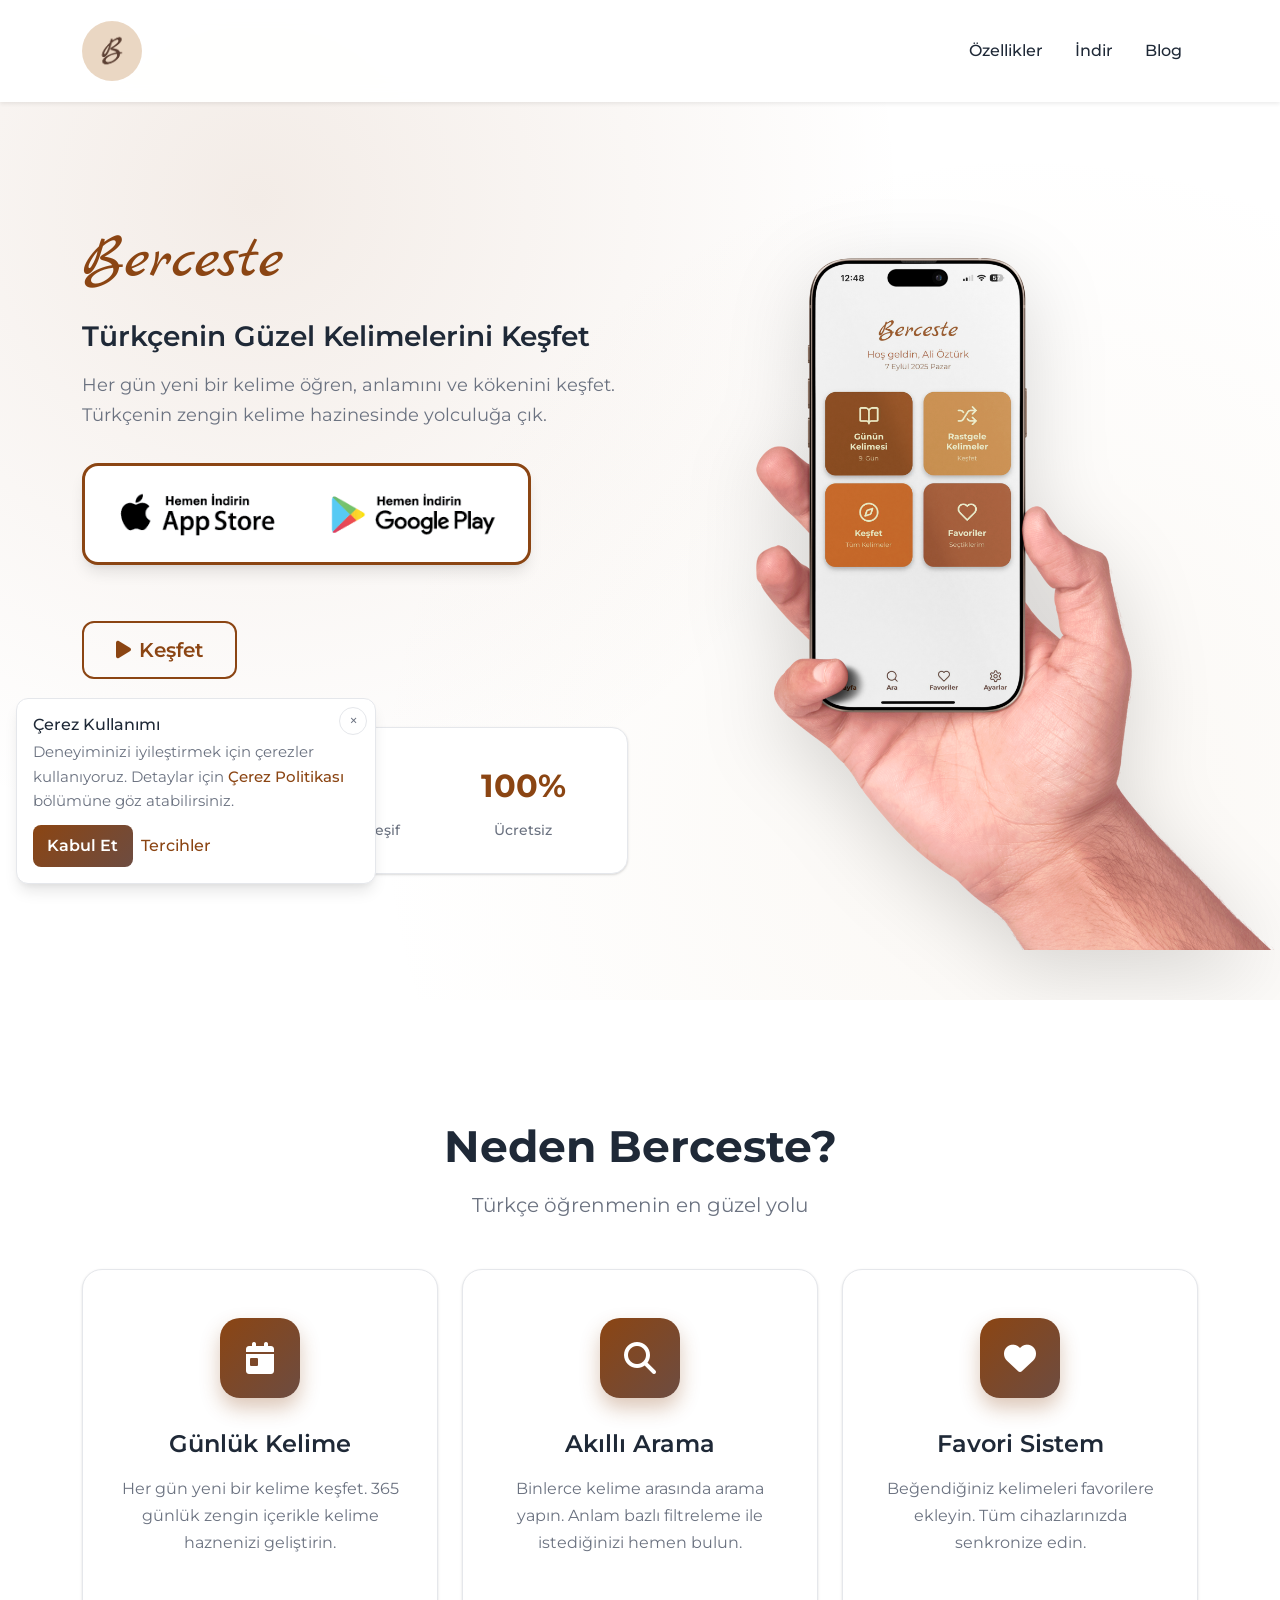
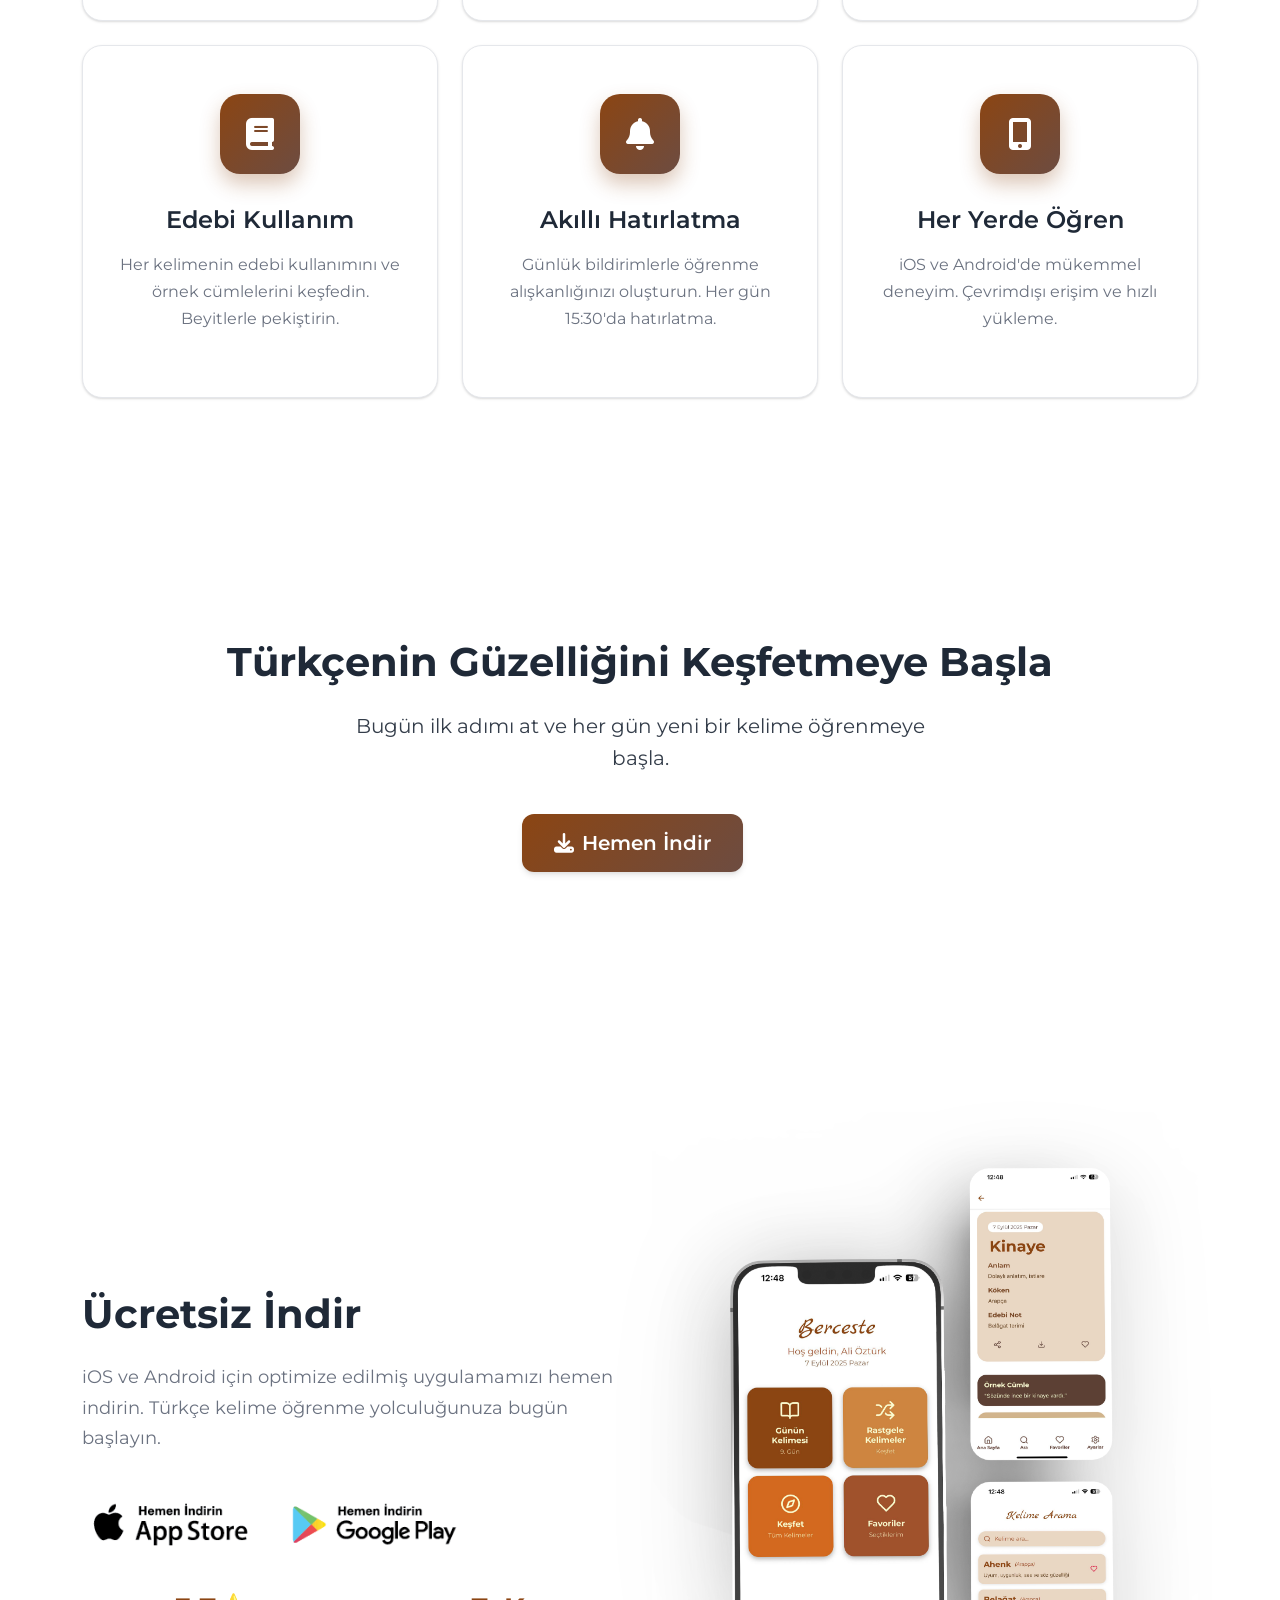
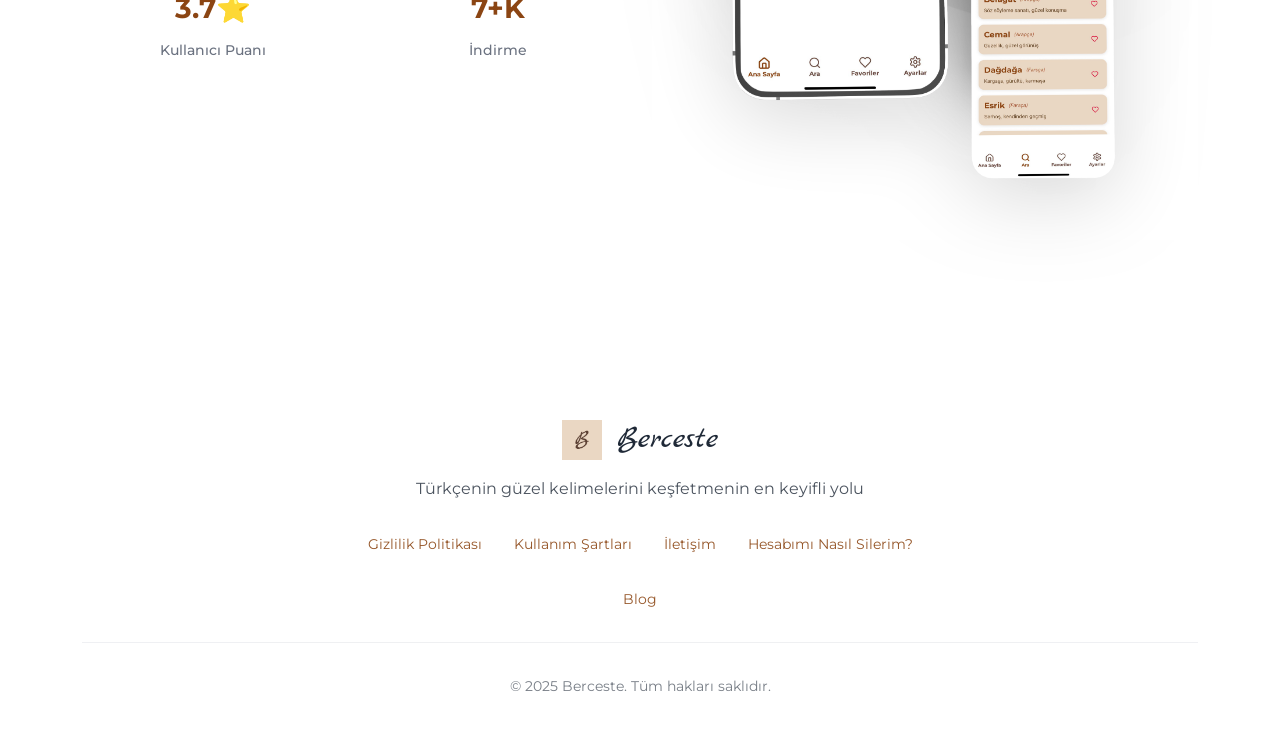
<file: index.html>
<!DOCTYPE html>
<html lang="tr">
<head>
    <meta charset="UTF-8">
    <meta name="viewport" content="width=device-width, initial-scale=1.0">
    <title>Berceste - Türkçenin Güzel Kelimelerini Keşfet</title>
    
    <!-- Bootstrap CSS -->
    <link href="https://cdn.jsdelivr.net/npm/bootstrap@5.3.2/dist/css/bootstrap.min.css" rel="stylesheet">
    <link rel="icon" type="image/png" href="public/images/bfavicon.png">
    <link rel="shortcut icon" type="image/png" href="public/images/bfavicon.png">
    
    <!-- Google Fonts -->
    <link rel="preconnect" href="https://fonts.googleapis.com">
    <link rel="preconnect" href="https://fonts.gstatic.com" crossorigin>
    <link href="https://fonts.googleapis.com/css2?family=Montserrat:wght@300;400;500;600;700;800&display=swap" rel="stylesheet">
    <link href="https://fonts.googleapis.com/css2?family=Marck+Script&display=swap" rel="stylesheet">
    
    <!-- Font Awesome -->
    <link rel="stylesheet" href="https://cdnjs.cloudflare.com/ajax/libs/font-awesome/6.4.0/css/all.min.css">
    
    <!-- AOS Animation -->
    <link href="https://unpkg.com/aos@2.3.1/dist/aos.css" rel="stylesheet">
    
    <!-- Custom CSS -->
    <link rel="stylesheet" href="styles.css">
</head>
<body>
    <!-- Navigation -->
    <nav class="navbar navbar-expand-lg navbar-light bg-white fixed-top shadow-sm">
        <div class="container">
            <a class="navbar-brand" href="index.html">
                <img src="public/images/berceste_logo.png" alt="Berceste Logo" class="navbar-logo">
            </a>
            <button class="navbar-toggler border-0" type="button" data-bs-toggle="collapse" data-bs-target="#navbarNav">
                <span class="navbar-toggler-icon"></span>
            </button>
            <div class="collapse navbar-collapse" id="navbarNav">
                <ul class="navbar-nav ms-auto">
                    <li class="nav-item">
                        <a class="nav-link" href="#features">Özellikler</a>
                    </li>
                    <li class="nav-item">
                        <a class="nav-link" href="#download">İndir</a>
                    </li>
                    <li class="nav-item">
                        <a class="nav-link" href="pages/blog.html">Blog</a>
                    </li>
                </ul>
            </div>
        </div>
    </nav>

    <!-- Hero Section -->
    <section class="hero-section">
        <div class="container">
            <div class="row align-items-center min-vh-100">
                <div class="col-lg-6" data-aos="fade-right">
                    <div class="hero-content">
                        <h1 class="hero-title">
                            <span class="brand-text-large">Berceste</span>
                        </h1>
                        <h2 class="hero-subtitle">Türkçenin Güzel Kelimelerini Keşfet</h2>
                        <p class="hero-description">
                            Her gün yeni bir kelime öğren, anlamını ve kökenini keşfet. 
                            Türkçenin zengin kelime hazinesinde yolculuğa çık.
                        </p>
                        <div class="hero-buttons">
                            <div class="download-badges">
                                <a href="#" class="download-badge btn-outline-primary">
                                    <img src="public/images/appstore.png" alt="App Store'dan İndir" class="store-badge">
                                </a>
                                <a href="#" class="download-badge btn-outline-primary">
                                    <img src="public/images/googleplay.png" alt="Google Play'den İndir" class="store-badge">
                                </a>
                            </div>
                            <div class="mt-4">
                                <a href="#features" class="btn btn-outline-primary btn-lg">
                                    <i class="fas fa-play me-2"></i>Keşfet
                                </a>
                            </div>
                        </div>
                        <div class="hero-stats mt-4">
                            <div class="row text-center">
                                <div class="col-4">
                                    <div class="stat-number">365</div>
                                    <div class="stat-label">Günlük Kelime</div>
                                </div>
                                <div class="col-4">
                                    <div class="stat-number">∞</div>
                                    <div class="stat-label">Sınırsız Keşif</div>
                                </div>
                                <div class="col-4">
                                    <div class="stat-number">100%</div>
                                    <div class="stat-label">Ücretsiz</div>
                                </div>
                            </div>
                        </div>
                    </div>
                </div>
                <div class="col-lg-6" data-aos="fade-left">
                    <div class="hero-image text-center">
                        <img src="public/images/b_mockup.png" alt="Berceste Uygulama Ekranı" class="hero-mockup-image">
                    </div>
                </div>
            </div>
        </div>
    </section>

    <!-- Features Section -->
    <section id="features" class="features-section">
        <div class="container">
            <div class="row">
                <div class="col-12 text-center mb-5" data-aos="fade-up">
                    <h2 class="section-title">Neden Berceste?</h2>
                    <p class="section-subtitle">Türkçe öğrenmenin en güzel yolu</p>
                </div>
            </div>
            <div class="row g-4">
                <div class="col-lg-4 col-md-6" data-aos="fade-up" data-aos-delay="100">
                    <div class="feature-card">
                        <div class="feature-icon">
                            <i class="fas fa-calendar-day"></i>
                        </div>
                        <h4 class="feature-title">Günlük Kelime</h4>
                        <p class="feature-description">
                            Her gün yeni bir kelime keşfet. 365 günlük zengin içerikle kelime haznenizi geliştirin.
                        </p>
                    </div>
                </div>
                <div class="col-lg-4 col-md-6" data-aos="fade-up" data-aos-delay="200">
                    <div class="feature-card">
                        <div class="feature-icon">
                            <i class="fas fa-search"></i>
                        </div>
                        <h4 class="feature-title">Akıllı Arama</h4>
                        <p class="feature-description">
                            Binlerce kelime arasında arama yapın. Anlam bazlı filtreleme ile istediğinizi hemen bulun.
                        </p>
                    </div>
                </div>
                <div class="col-lg-4 col-md-6" data-aos="fade-up" data-aos-delay="300">
                    <div class="feature-card">
                        <div class="feature-icon">
                            <i class="fas fa-heart"></i>
                        </div>
                        <h4 class="feature-title">Favori Sistem</h4>
                        <p class="feature-description">
                            Beğendiğiniz kelimeleri favorilere ekleyin. Tüm cihazlarınızda senkronize edin.
                        </p>
                    </div>
                </div>
                <div class="col-lg-4 col-md-6" data-aos="fade-up" data-aos-delay="400">
                    <div class="feature-card">
                        <div class="feature-icon">
                            <i class="fas fa-book"></i>
                        </div>
                        <h4 class="feature-title">Edebi Kullanım</h4>
                        <p class="feature-description">
                            Her kelimenin edebi kullanımını ve örnek cümlelerini keşfedin. Beyitlerle pekiştirin.
                        </p>
                    </div>
                </div>
                <div class="col-lg-4 col-md-6" data-aos="fade-up" data-aos-delay="500">
                    <div class="feature-card">
                        <div class="feature-icon">
                            <i class="fas fa-bell"></i>
                        </div>
                        <h4 class="feature-title">Akıllı Hatırlatma</h4>
                        <p class="feature-description">
                            Günlük bildirimlerle öğrenme alışkanlığınızı oluşturun. Her gün 15:30'da hatırlatma.
                        </p>
                    </div>
                </div>
                <div class="col-lg-4 col-md-6" data-aos="fade-up" data-aos-delay="600">
                    <div class="feature-card">
                        <div class="feature-icon">
                            <i class="fas fa-mobile-alt"></i>
                        </div>
                        <h4 class="feature-title">Her Yerde Öğren</h4>
                        <p class="feature-description">
                            iOS ve Android'de mükemmel deneyim. Çevrimdışı erişim ve hızlı yükleme.
                        </p>
                    </div>
                </div>
            </div>
        </div>
    </section>


    <!-- CTA Section -->
    <section class="cta-section">
        <div class="container">
            <div class="row">
                <div class="col-12 text-center" data-aos="fade-up">
                    <div class="cta-content">
                        <h2 class="cta-title">Türkçenin Güzelliğini Keşfetmeye Başla</h2>
                        <p class="cta-description">
                            Bugün ilk adımı at ve her gün yeni bir kelime öğrenmeye başla.
                        </p>
                        <div class="cta-buttons">
                            <a href="#download" class="btn btn-primary btn-lg me-3">
                                <i class="fas fa-download me-2"></i>Hemen İndir
                            </a>
                        </div>
                    </div>
                </div>
            </div>
        </div>
    </section>

    <!-- Download Section -->
    <section id="download" class="download-section">
        <div class="container">
            <div class="row align-items-center">
                <div class="col-lg-6" data-aos="fade-right">
                    <div class="download-content">
                        <h2 class="download-title">Ücretsiz İndir</h2>
                        <p class="download-description">
                            iOS ve Android için optimize edilmiş uygulamamızı hemen indirin. 
                            Türkçe kelime öğrenme yolculuğunuza bugün başlayın.
                        </p>
                        <div class="download-badges">
                            <a href="#" class="download-badge">
                                <img src="public/images/appstore.png" alt="App Store'dan İndir" class="store-badge">
                            </a>
                            <a href="#" class="download-badge">
                                <img src="public/images/googleplay.png" alt="Google Play'den İndir" class="store-badge">
                            </a>
                        </div>
                        <div class="download-stats mt-4">
                            <div class="row">
                                <div class="col-6">
                                    <div class="stat">
                                        <div class="stat-number">4.9⭐</div>
                                        <div class="stat-label">Kullanıcı Puanı</div>
                                    </div>
                                </div>
                                <div class="col-6">
                                    <div class="stat">
                                        <div class="stat-number">10K+</div>
                                        <div class="stat-label">İndirme</div>
                                    </div>
                                </div>
                            </div>
                        </div>
                    </div>
                </div>
                <div class="col-lg-6" data-aos="fade-left">
                    <div class="download-visual text-center">
                        <img src="public/images/phone.png" alt="Berceste Telefon Görseli" class="download-phone-image">
                    </div>
                </div>
            </div>
        </div>
    </section>

    <!-- Footer -->
    <footer class="footer">
        <div class="container">
            <div class="row">
                <div class="col-12 text-center">
                    <div class="footer-content">
                        <div class="footer-brand-container">
                            <img src="public/images/berceste_logo.png" alt="Berceste Logo" class="footer-logo">
                            <h3 class="footer-brand">Berceste</h3>
                        </div>
                        <p class="footer-description">
                            Türkçenin güzel kelimelerini keşfetmenin en keyifli yolu
                        </p>
                        <div class="footer-links">
                            <a href="pages/gizlilik-politikasi.html" class="footer-link">Gizlilik Politikası</a>
                            <a href="pages/kullanim-sartlari.html" class="footer-link">Kullanım Şartları</a>
                            <a href="pages/iletisim.html" class="footer-link">İletişim</a>
                            <a href="pages/hesap-silme.html" class="footer-link">Hesabımı Nasıl Silerim?</a>
                        </div>
                        <div class="footer-links">
                            <a href="pages/blog.html" class="footer-link">Blog</a>
                        </div>
                        <div class="footer-copyright">
                            <p>&copy; 2025 Berceste. Tüm hakları saklıdır.</p>
                        </div>
                    </div>
                </div>
            </div>
        </div>
    </footer>

    <!-- Bootstrap JS -->
    <script src="https://cdn.jsdelivr.net/npm/bootstrap@5.3.2/dist/js/bootstrap.bundle.min.js"></script>
    
    <!-- AOS Animation -->
    <script src="https://unpkg.com/aos@2.3.1/dist/aos.js"></script>
    
    <!-- Custom JS -->
    <script src="script.js"></script>
</body>
</html>
</file>
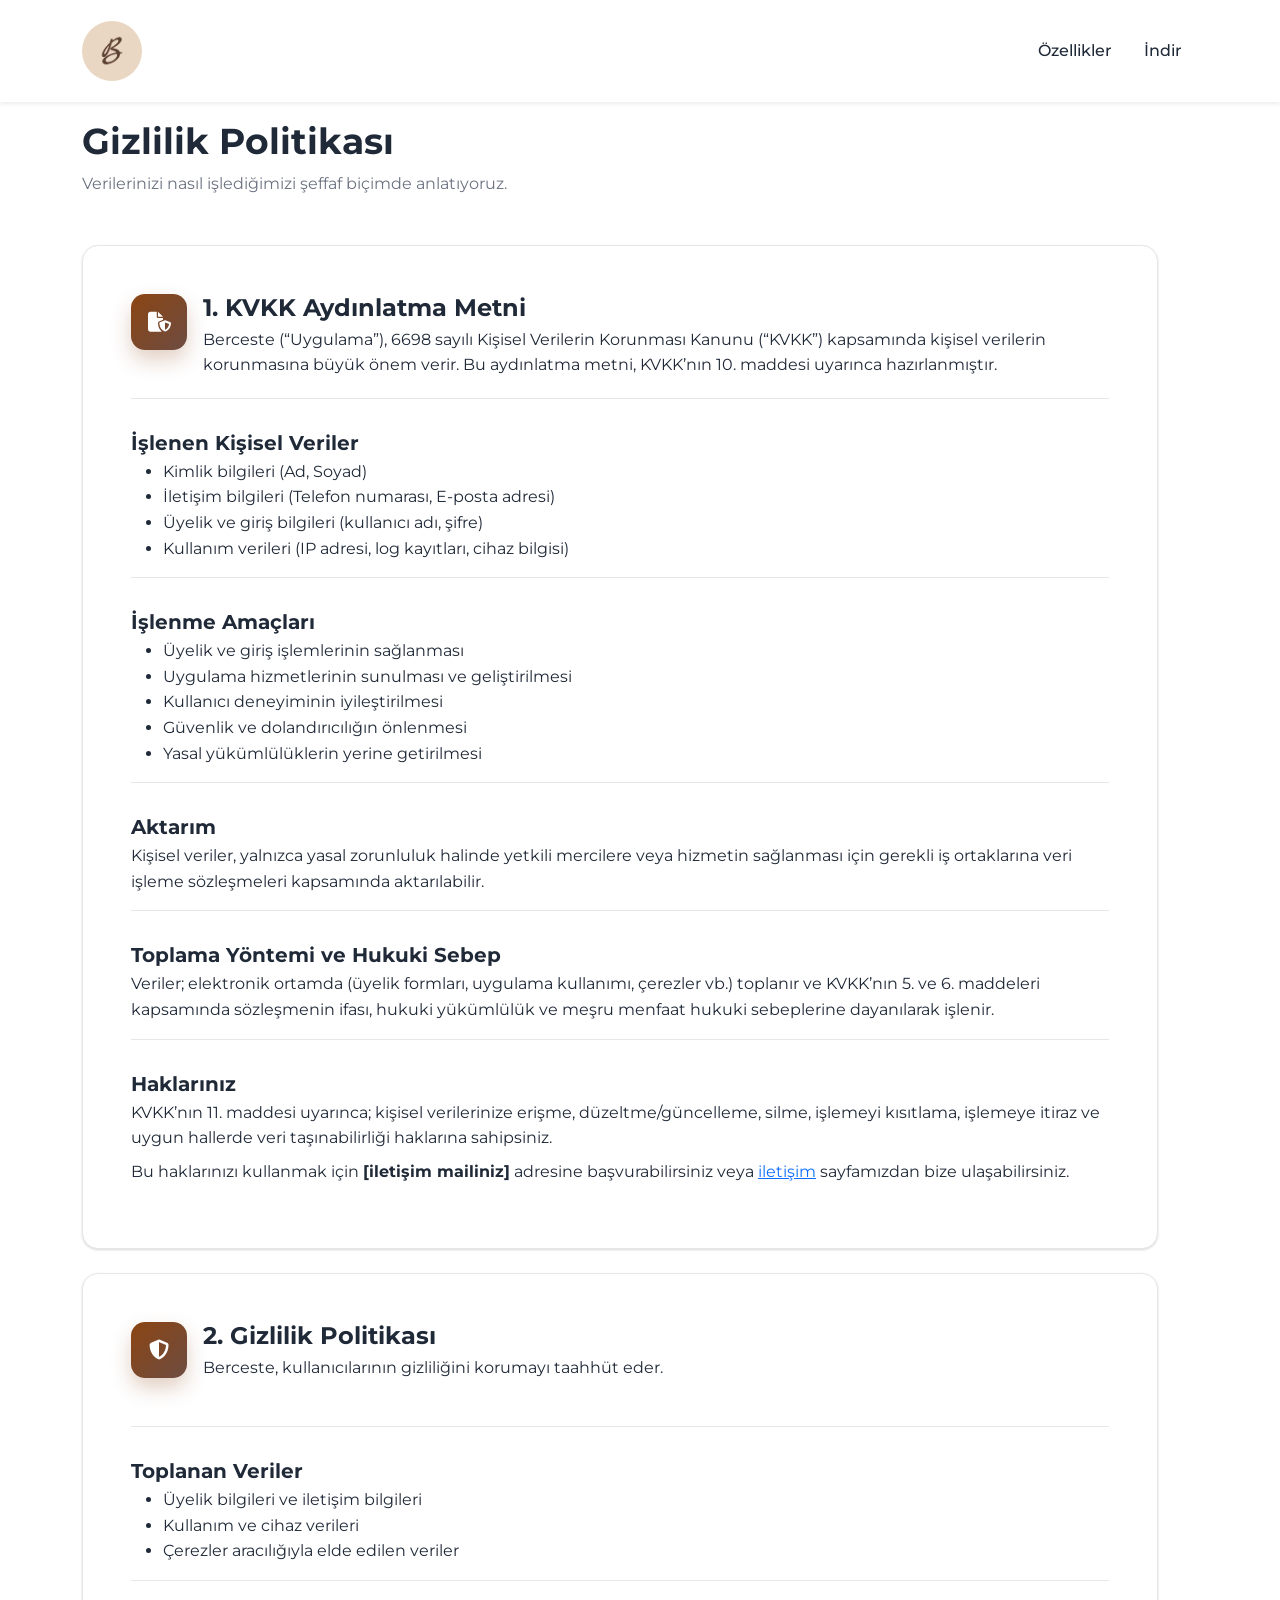
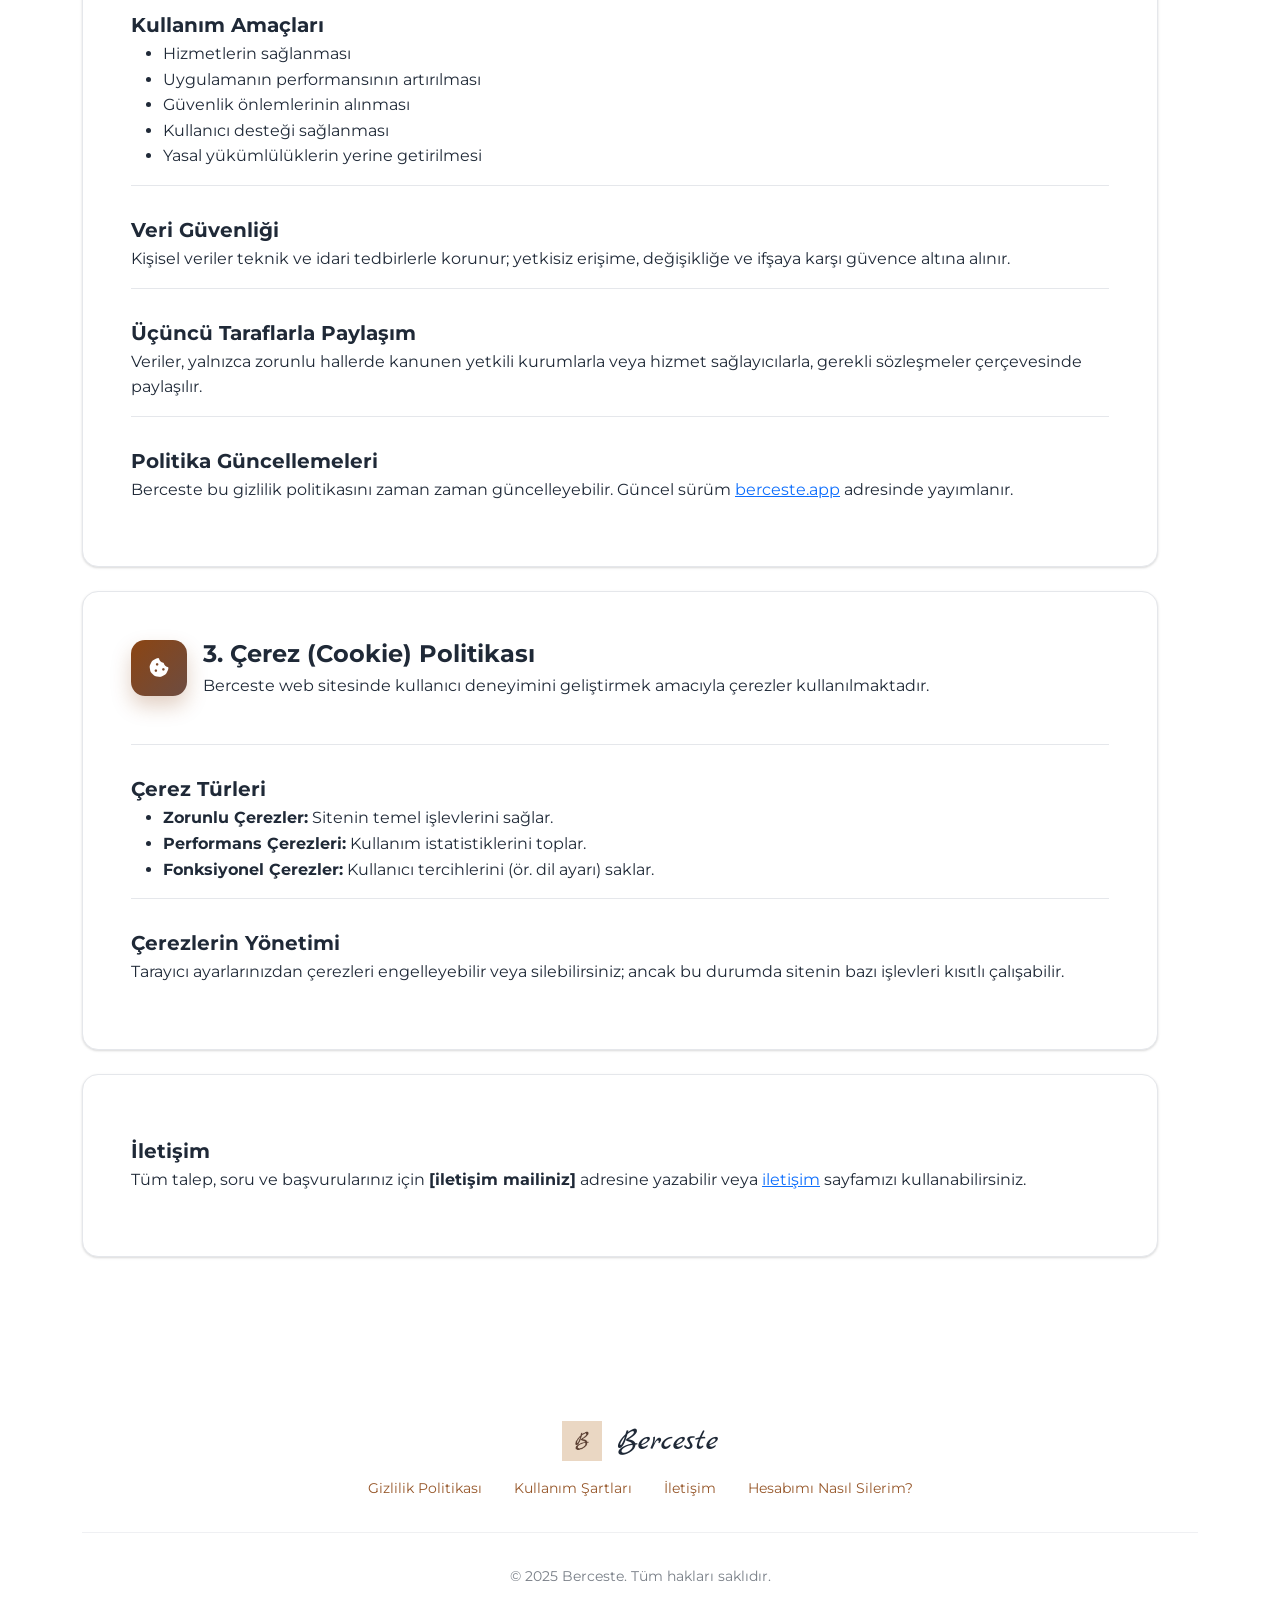
<file: gizlilik-politikasi.html>
<!DOCTYPE html>
<html lang="tr">
<head>
    <meta charset="UTF-8">
    <meta name="viewport" content="width=device-width, initial-scale=1.0">
    <title>Gizlilik Politikası - Berceste</title>
    <link href="https://cdn.jsdelivr.net/npm/bootstrap@5.3.2/dist/css/bootstrap.min.css" rel="stylesheet">
    <link rel="icon" type="image/png" href="public/images/bfavicon.png">
    <link rel="shortcut icon" type="image/png" href="public/images/bfavicon.png">
    <link rel="preconnect" href="https://fonts.googleapis.com">
    <link rel="preconnect" href="https://fonts.gstatic.com" crossorigin>
    <link href="https://fonts.googleapis.com/css2?family=Montserrat:wght@300;400;500;600;700;800&display=swap" rel="stylesheet">
    <link href="https://fonts.googleapis.com/css2?family=Marck+Script&display=swap" rel="stylesheet">
    <link rel="stylesheet" href="https://cdnjs.cloudflare.com/ajax/libs/font-awesome/6.4.0/css/all.min.css">
    <link rel="stylesheet" href="styles.css">
    <style>
        body.page-gizlilik .legal-wrapper { max-width: 1100px; }
        body.page-gizlilik .legal-card { padding: 32px; border: 1px solid var(--border-color); border-radius: 16px; box-shadow: var(--shadow-light); background: var(--background-white); }
        body.page-gizlilik .legal-item { padding: 16px 0; border-bottom: 1px solid var(--border-color); }
        body.page-gizlilik .legal-item:last-of-type { border-bottom: none; }
        body.page-gizlilik .feature-icon { background: linear-gradient(135deg, var(--primary-color), var(--primary-dark)); color: #fff; box-shadow: 0 10px 20px rgba(139, 69, 19, 0.25); }
        body.page-gizlilik header .display-5 { font-size: 2.25rem; }
    </style>
</head>
<body class="page-gizlilik">
    <nav class="navbar navbar-expand-lg navbar-light bg-white fixed-top shadow-sm">
        <div class="container">
            <a class="navbar-brand" href="index.html">
                <img src="public/images/berceste_logo.png" alt="Berceste Logo" class="navbar-logo">
            </a>
            <button class="navbar-toggler border-0" type="button" data-bs-toggle="collapse" data-bs-target="#navbarNav">
                <span class="navbar-toggler-icon"></span>
            </button>
            <div class="collapse navbar-collapse" id="navbarNav">
                <ul class="navbar-nav ms-auto">
                    <li class="nav-item">
                        <a class="nav-link" href="index.html#features">Özellikler</a>
                    </li>
                    <li class="nav-item">
                        <a class="nav-link" href="index.html#download">İndir</a>
                    </li>
                </ul>
            </div>
        </div>
    </nav>

    <header class="py-5" style="padding-top:120px !important; background: var(--background-white);">
        <div class="container">
            <div class="row align-items-center">
                <div class="col-12">
                    <h1 class="display-5 fw-bold mb-2" style="color: var(--text-dark);">Gizlilik Politikası</h1>
                    <p class="mb-0" style="color: var(--text-light);">Verilerinizi nasıl işlediğimizi şeffaf biçimde anlatıyoruz.</p>
                </div>
            </div>
        </div>
    </header>

    <main class="container" style="padding-bottom:80px;">
        <div class="row">
          <div class="col-12 legal-wrapper">
      
            <!-- 1) KVKK Aydınlatma Metni -->
            <div class="p-4 p-md-5 mb-4 legal-card" id="kvkk-aydinlatma-metni">
              <div class="d-flex align-items-start gap-3 mb-3 legal-item" style="padding-top:0;">
                <div class="feature-icon" style="width:56px; height:56px; border-radius:14px; font-size:1.25rem;">
                  <i class="fa-solid fa-file-shield"></i>
                </div>
                <div>
                  <h2 class="h4 fw-bold mb-1">1. KVKK Aydınlatma Metni</h2>
                  <p class="mb-0">Berceste (“Uygulama”), 6698 sayılı Kişisel Verilerin Korunması Kanunu (“KVKK”) kapsamında kişisel verilerin korunmasına büyük önem verir. Bu aydınlatma metni, KVKK’nın 10. maddesi uyarınca hazırlanmıştır.</p>
                </div>
              </div>
      
              <div class="d-flex align-items-start gap-3 mb-3 legal-item no-icon">
                <div>
                  <h3 class="h5 fw-bold mb-1">İşlenen Kişisel Veriler</h3>
                  <ul class="mb-0">
                    <li>Kimlik bilgileri (Ad, Soyad)</li>
                    <li>İletişim bilgileri (Telefon numarası, E-posta adresi)</li>
                    <li>Üyelik ve giriş bilgileri (kullanıcı adı, şifre)</li>
                    <li>Kullanım verileri (IP adresi, log kayıtları, cihaz bilgisi)</li>
                  </ul>
                </div>
              </div>
      
              <div class="d-flex align-items-start gap-3 mb-3 legal-item no-icon">
                <div>
                  <h3 class="h5 fw-bold mb-1">İşlenme Amaçları</h3>
                  <ul class="mb-0">
                    <li>Üyelik ve giriş işlemlerinin sağlanması</li>
                    <li>Uygulama hizmetlerinin sunulması ve geliştirilmesi</li>
                    <li>Kullanıcı deneyiminin iyileştirilmesi</li>
                    <li>Güvenlik ve dolandırıcılığın önlenmesi</li>
                    <li>Yasal yükümlülüklerin yerine getirilmesi</li>
                  </ul>
                </div>
              </div>
      
              <div class="d-flex align-items-start gap-3 mb-3 legal-item no-icon">
                <div>
                  <h3 class="h5 fw-bold mb-1">Aktarım</h3>
                  <p class="mb-0">Kişisel veriler, yalnızca yasal zorunluluk halinde yetkili mercilere veya hizmetin sağlanması için gerekli iş ortaklarına veri işleme sözleşmeleri kapsamında aktarılabilir.</p>
                </div>
              </div>
      
              <div class="d-flex align-items-start gap-3 mb-3 legal-item no-icon">
                <div>
                  <h3 class="h5 fw-bold mb-1">Toplama Yöntemi ve Hukuki Sebep</h3>
                  <p class="mb-0">Veriler; elektronik ortamda (üyelik formları, uygulama kullanımı, çerezler vb.) toplanır ve KVKK’nın 5. ve 6. maddeleri kapsamında sözleşmenin ifası, hukuki yükümlülük ve meşru menfaat hukuki sebeplerine dayanılarak işlenir.</p>
                </div>
              </div>
      
              <div class="d-flex align-items-start gap-3 legal-item no-icon">
                <div>
                  <h3 class="h5 fw-bold mb-1">Haklarınız</h3>
                  <p class="mb-2">KVKK’nın 11. maddesi uyarınca; kişisel verilerinize erişme, düzeltme/güncelleme, silme, işlemeyi kısıtlama, işlemeye itiraz ve uygun hallerde veri taşınabilirliği haklarına sahipsiniz.</p>
                  <p class="mb-0">Bu haklarınızı kullanmak için <strong>[iletişim mailiniz]</strong> adresine başvurabilirsiniz veya <a href="/iletisim">iletişim</a> sayfamızdan bize ulaşabilirsiniz.</p>
                </div>
              </div>
            </div>
      
            <!-- 2) Gizlilik Politikası -->
            <div class="p-4 p-md-5 mb-4 legal-card" id="gizlilik-politikasi">
              <div class="d-flex align-items-start gap-3 mb-3 legal-item" style="padding-top:0;">
                <div class="feature-icon" style="width:56px; height:56px; border-radius:14px; font-size:1.25rem;">
                  <i class="fa-solid fa-shield-halved"></i>
                </div>
                <div>
                  <h2 class="h4 fw-bold mb-1">2. Gizlilik Politikası</h2>
                  <p class="mb-0">Berceste, kullanıcılarının gizliliğini korumayı taahhüt eder.</p>
                </div>
              </div>
      
              <div class="d-flex align-items-start gap-3 mb-3 legal-item no-icon">
                <div>
                  <h3 class="h5 fw-bold mb-1">Toplanan Veriler</h3>
                  <ul class="mb-0">
                    <li>Üyelik bilgileri ve iletişim bilgileri</li>
                    <li>Kullanım ve cihaz verileri</li>
                    <li>Çerezler aracılığıyla elde edilen veriler</li>
                  </ul>
                </div>
              </div>
      
              <div class="d-flex align-items-start gap-3 mb-3 legal-item no-icon">
                <div>
                  <h3 class="h5 fw-bold mb-1">Kullanım Amaçları</h3>
                  <ul class="mb-0">
                    <li>Hizmetlerin sağlanması</li>
                    <li>Uygulamanın performansının artırılması</li>
                    <li>Güvenlik önlemlerinin alınması</li>
                    <li>Kullanıcı desteği sağlanması</li>
                    <li>Yasal yükümlülüklerin yerine getirilmesi</li>
                  </ul>
                </div>
              </div>
      
              <div class="d-flex align-items-start gap-3 mb-3 legal-item no-icon">
                <div>
                  <h3 class="h5 fw-bold mb-1">Veri Güvenliği</h3>
                  <p class="mb-0">Kişisel veriler teknik ve idari tedbirlerle korunur; yetkisiz erişime, değişikliğe ve ifşaya karşı güvence altına alınır.</p>
                </div>
              </div>
      
              <div class="d-flex align-items-start gap-3 mb-3 legal-item no-icon">
                <div>
                  <h3 class="h5 fw-bold mb-1">Üçüncü Taraflarla Paylaşım</h3>
                  <p class="mb-0">Veriler, yalnızca zorunlu hallerde kanunen yetkili kurumlarla veya hizmet sağlayıcılarla, gerekli sözleşmeler çerçevesinde paylaşılır.</p>
                </div>
              </div>
      
              <div class="d-flex align-items-start gap-3 legal-item no-icon">

                <div>
                  <h3 class="h5 fw-bold mb-1">Politika Güncellemeleri</h3>
                  <p class="mb-0">Berceste bu gizlilik politikasını zaman zaman güncelleyebilir. Güncel sürüm <a href="/">berceste.app</a> adresinde yayımlanır.</p>
                </div>
              </div>
            </div>
      
            <!-- 3) Çerez Politikası -->
            <div class="p-4 p-md-5 mb-4 legal-card" id="cerez-politikasi">
              <div class="d-flex align-items-start gap-3 mb-3 legal-item" style="padding-top:0;">
                <div class="feature-icon" style="width:56px; height:56px; border-radius:14px; font-size:1.25rem;">
                  <i class="fa-solid fa-cookie-bite"></i>
                </div>
                <div>
                  <h2 class="h4 fw-bold mb-1">3. Çerez (Cookie) Politikası</h2>
                  <p class="mb-0">Berceste web sitesinde kullanıcı deneyimini geliştirmek amacıyla çerezler kullanılmaktadır.</p>
                </div>
              </div>
      
              <div class="d-flex align-items-start gap-3 mb-3 legal-item no-icon">
                <div>
                  <h3 class="h5 fw-bold mb-1">Çerez Türleri</h3>
                  <ul class="mb-0">
                    <li><strong>Zorunlu Çerezler:</strong> Sitenin temel işlevlerini sağlar.</li>
                    <li><strong>Performans Çerezleri:</strong> Kullanım istatistiklerini toplar.</li>
                    <li><strong>Fonksiyonel Çerezler:</strong> Kullanıcı tercihlerini (ör. dil ayarı) saklar.</li>
                  </ul>
                </div>
              </div>
      
              <div class="d-flex align-items-start gap-3 legal-item no-icon">
                <div>
                  <h3 class="h5 fw-bold mb-1">Çerezlerin Yönetimi</h3>
                  <p class="mb-0">Tarayıcı ayarlarınızdan çerezleri engelleyebilir veya silebilirsiniz; ancak bu durumda sitenin bazı işlevleri kısıtlı çalışabilir.</p>
                </div>
              </div>
            </div>
      
            <!-- İletişim Kutusu (opsiyonel kısa özet) -->
            <div class="p-4 p-md-5 mb-4 legal-card">
              <div class="d-flex align-items-start gap-3 legal-item no-icon">
                <div>
                  <h2 class="h5 fw-bold mb-1">İletişim</h2>
                  <p class="mb-0">Tüm talep, soru ve başvurularınız için <strong>[iletişim mailiniz]</strong> adresine yazabilir veya <a href="/iletisim">iletişim</a> sayfamızı kullanabilirsiniz.</p>
                </div>
              </div>
            </div>
      
          </div>
        </div>
      </main>
      

    <footer class="footer" >
        <div class="container">
            <div class="row">
                <div class="col-12">
                    <div class="footer-content">
                        <div class="footer-brand-container" >
                            <img src="public/images/berceste_logo.png" alt="Berceste Logo" class="footer-logo">
                            <h3 class="footer-brand">Berceste</h3>
                        </div>
                        <div class="footer-links" >
                            <a href="gizlilik-politikasi.html" class="footer-link">Gizlilik Politikası</a>
                            <a href="kullanim-sartlari.html" class="footer-link">Kullanım Şartları</a>
                            <a href="iletisim.html" class="footer-link">İletişim</a>
                            <a href="pages/hesap-silme.html" class="footer-link">Hesabımı Nasıl Silerim?</a>
                        </div>
                        <div class="footer-copyright">
                            <p>&copy; 2025 Berceste. Tüm hakları saklıdır.</p>
                        </div>
                    </div>
                </div>
            </div>
        </div>
    </footer>

    <script src="https://cdn.jsdelivr.net/npm/bootstrap@5.3.2/dist/js/bootstrap.bundle.min.js"></script>
</body>
</html>
</file>
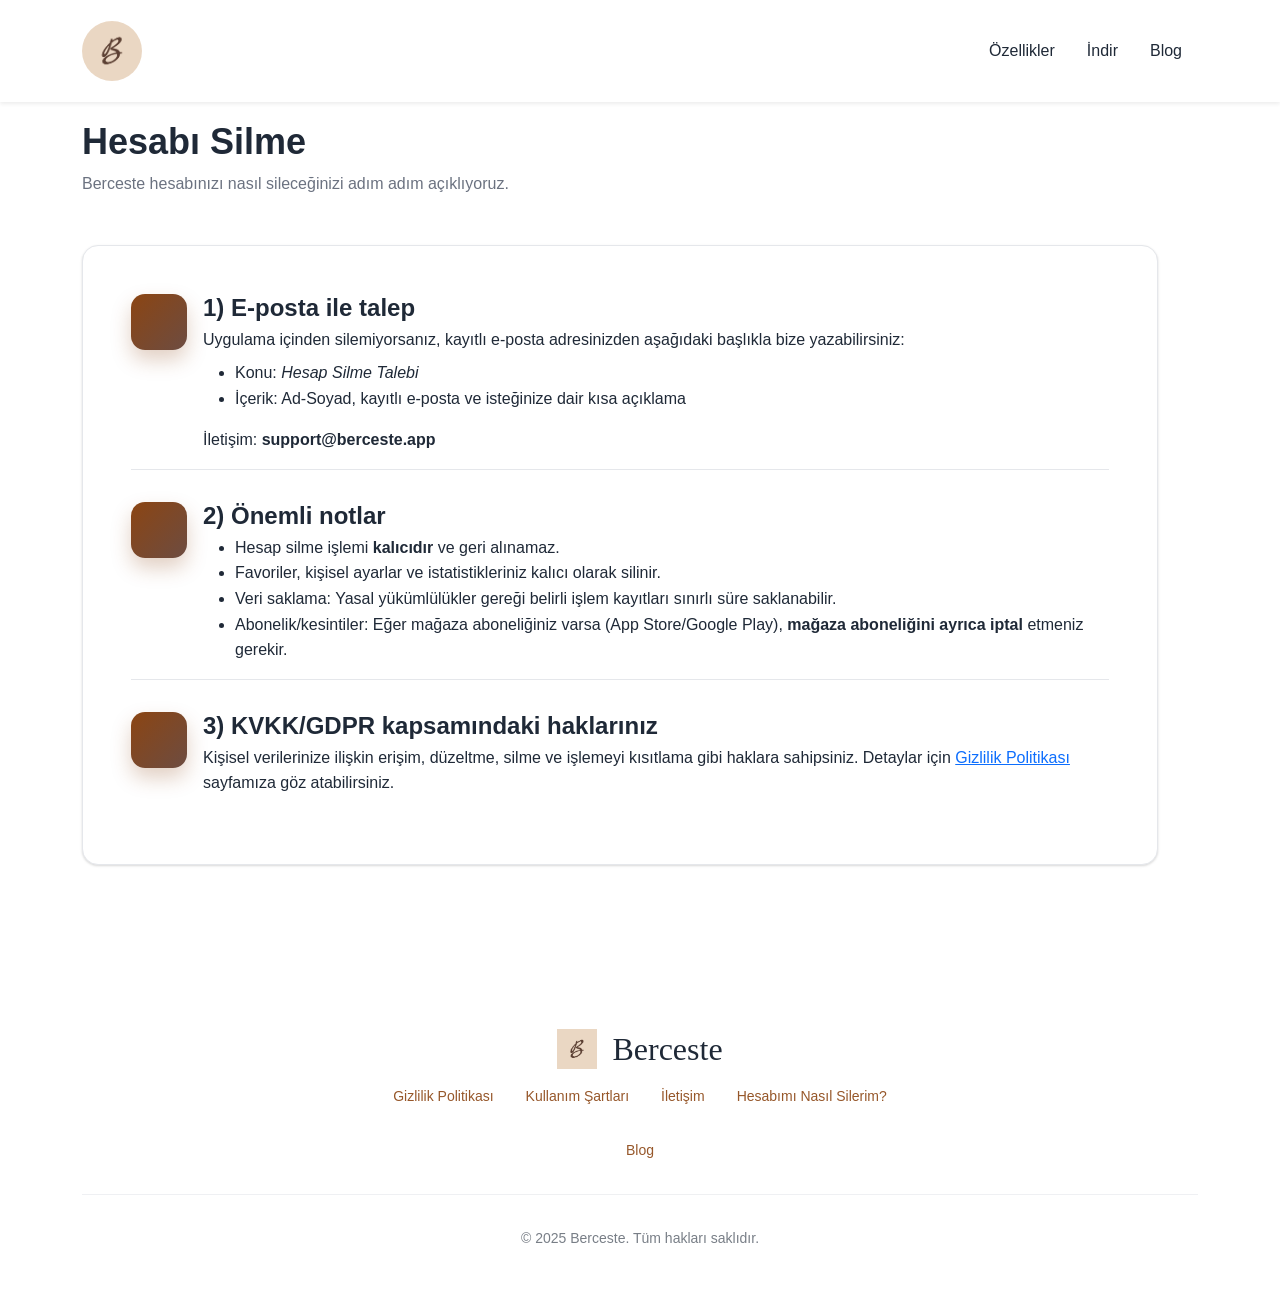
<file: hesap-silme.html>
<!DOCTYPE html>
<html lang="tr">
<head>
    <meta charset="UTF-8">
    <meta http-equiv="refresh" content="0; url=pages/hesap-silme.html">
    <link rel="canonical" href="https://jantecreative.github.io/berceste-web/pages/hesap-silme.html">
    <title>Hesabı Silme - Berceste</title>
</head>
<body>
    <p>Yönlendiriliyorsunuz… <a href="pages/hesap-silme.html">Hesabı Silme</a></p>
</body>
</html>
</file>
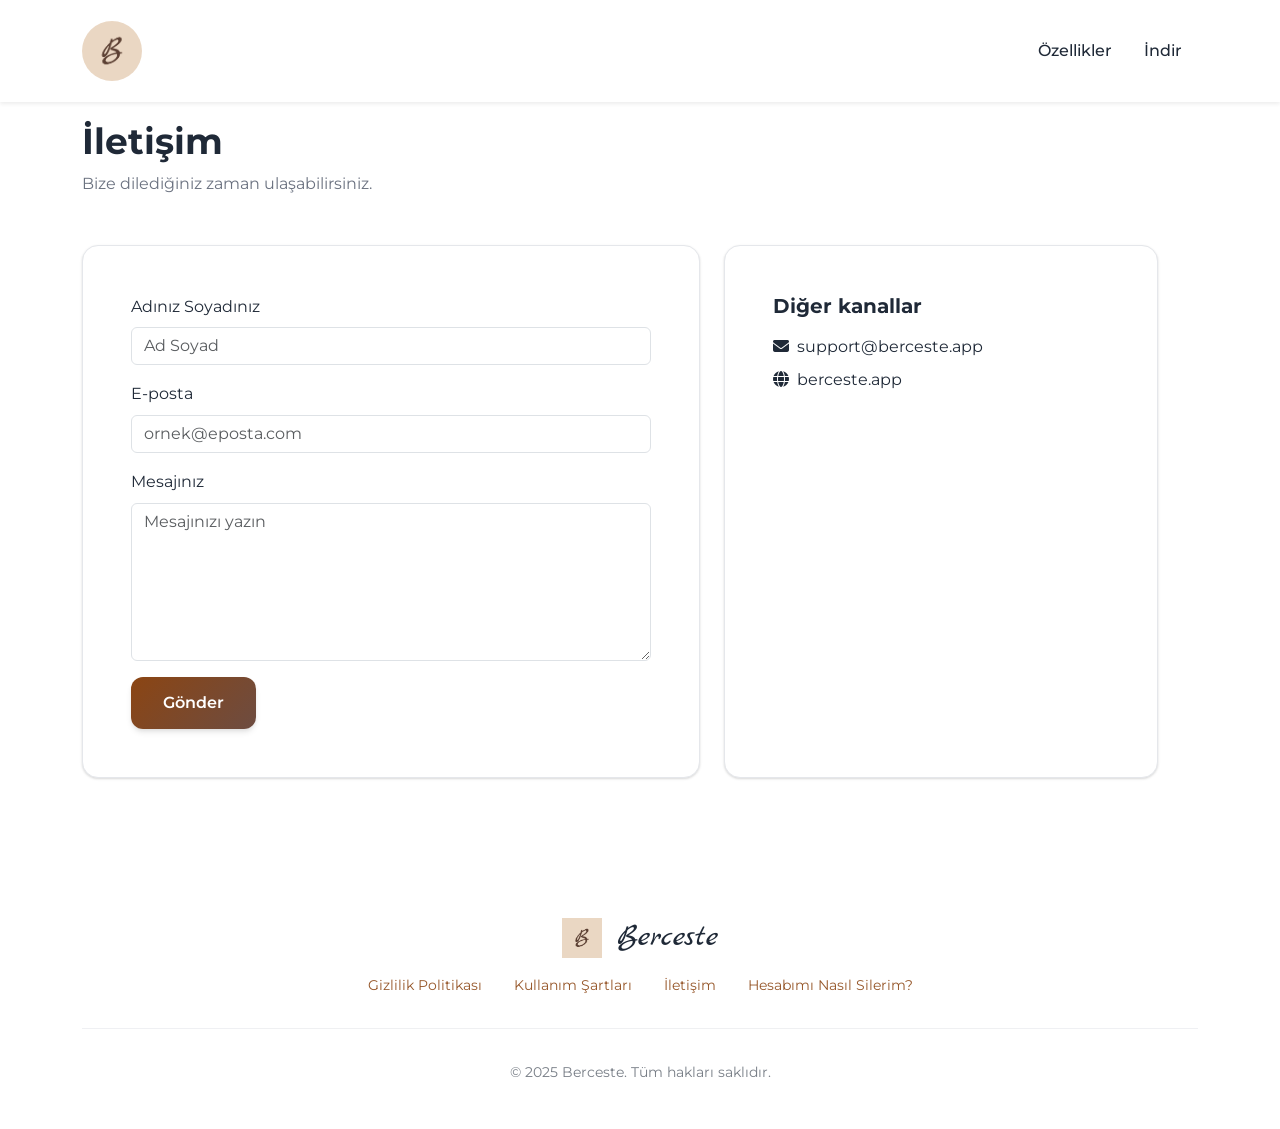
<file: iletisim.html>
<!DOCTYPE html>
<html lang="tr">
<head>
    <meta charset="UTF-8">
    <meta name="viewport" content="width=device-width, initial-scale=1.0">
    <title>İletişim - Berceste</title>
    <link href="https://cdn.jsdelivr.net/npm/bootstrap@5.3.2/dist/css/bootstrap.min.css" rel="stylesheet">
    <link rel="preconnect" href="https://fonts.googleapis.com">
    <link rel="preconnect" href="https://fonts.gstatic.com" crossorigin>
    <link href="https://fonts.googleapis.com/css2?family=Montserrat:wght@300;400;500;600;700;800&display=swap" rel="stylesheet">
    <link href="https://fonts.googleapis.com/css2?family=Marck+Script&display=swap" rel="stylesheet">
    <link rel="stylesheet" href="https://cdnjs.cloudflare.com/ajax/libs/font-awesome/6.4.0/css/all.min.css">
    <link rel="stylesheet" href="styles.css">
    <style>
        body.page-iletisim .contact-wrapper { max-width: 1100px; }
        body.page-iletisim .contact-card { padding: 32px; border: 1px solid var(--border-color); border-radius: 16px; box-shadow: var(--shadow-light); background: var(--background-white); }
        body.page-iletisim header .display-5 { font-size: 2.25rem; }
    </style>
</head>
<body class="page-iletisim">
    <nav class="navbar navbar-expand-lg navbar-light bg-white fixed-top shadow-sm">
        <div class="container">
            <a class="navbar-brand" href="#">
                <img src="public/images/berceste_logo.png" alt="Berceste Logo" class="navbar-logo">
            </a>
            <button class="navbar-toggler border-0" type="button" data-bs-toggle="collapse" data-bs-target="#navbarNav">
                <span class="navbar-toggler-icon"></span>
            </button>
            <div class="collapse navbar-collapse" id="navbarNav">
                <ul class="navbar-nav ms-auto">
                    <li class="nav-item">
                        <a class="nav-link" href="index.html#features">Özellikler</a>
                    </li>
                    <li class="nav-item">
                        <a class="nav-link" href="index.html#download">İndir</a>
                    </li>
                </ul>
            </div>
        </div>
    </nav>

    <header class="py-5" style="padding-top:120px !important; background: var(--background-white);">
        <div class="container">
            <div class="row align-items-center">
                <div class="col-12">
                    <h1 class="display-5 fw-bold mb-2" style="color: var(--text-dark);">İletişim</h1>
                    <p class="mb-0" style="color: var(--text-light);">Bize dilediğiniz zaman ulaşabilirsiniz.</p>
                </div>
            </div>
        </div>
    </header>

    <main class="container" style="padding-bottom:80px;">
        <div class="row">
            <div class="col-12 contact-wrapper">
                <div class="row g-4">
                    <div class="col-lg-7">
                        <div class="p-4 p-md-5 h-100 contact-card">
                            <form>
                                <div class="mb-3">
                                    <label class="form-label">Adınız Soyadınız</label>
                                    <input type="text" class="form-control" placeholder="Ad Soyad">
                                </div>
                                <div class="mb-3">
                                    <label class="form-label">E-posta</label>
                                    <input type="email" class="form-control" placeholder="ornek@eposta.com">
                                </div>
                                <div class="mb-3">
                                    <label class="form-label">Mesajınız</label>
                                    <textarea rows="6" class="form-control" placeholder="Mesajınızı yazın"></textarea>
                                </div>
                                <button type="submit" class="btn btn-primary">Gönder</button>
                            </form>
                        </div>
                    </div>
                    <div class="col-lg-5">
                        <div class="p-4 p-md-5 h-100 contact-card">
                            <h2 class="h5 fw-bold mb-3">Diğer kanallar</h2>
                            <p class="mb-2"><i class="fa-solid fa-envelope me-2"></i>support@berceste.app</p>
                            <p class="mb-0"><i class="fa-solid fa-globe me-2"></i>berceste.app</p>
                        </div>
                    </div>
                </div>
            </div>
        </div>
    </main>

    <footer class="footer">
        <div class="container">
            <div class="row">
                <div class="col-12 text-center">
                    <div class="footer-content">
                        <div class="footer-brand-container">
                            <img src="public/images/berceste_logo.png" alt="Berceste Logo" class="footer-logo">
                            <h3 class="footer-brand">Berceste</h3>
                        </div>
                        <div class="footer-links">
                            <a href="gizlilik-politikasi.html" class="footer-link">Gizlilik Politikası</a>
                            <a href="kullanim-sartlari.html" class="footer-link">Kullanım Şartları</a>
                            <a href="iletisim.html" class="footer-link">İletişim</a>
                            <a href="pages/hesap-silme.html" class="footer-link">Hesabımı Nasıl Silerim?</a>
                        </div>
                        <div class="footer-copyright">
                            <p>&copy; 2025 Berceste. Tüm hakları saklıdır.</p>
                        </div>
                    </div>
                </div>
            </div>
        </div>
    </footer>

    <script src="https://cdn.jsdelivr.net/npm/bootstrap@5.3.2/dist/js/bootstrap.bundle.min.js"></script>
</body>
</html>
</file>
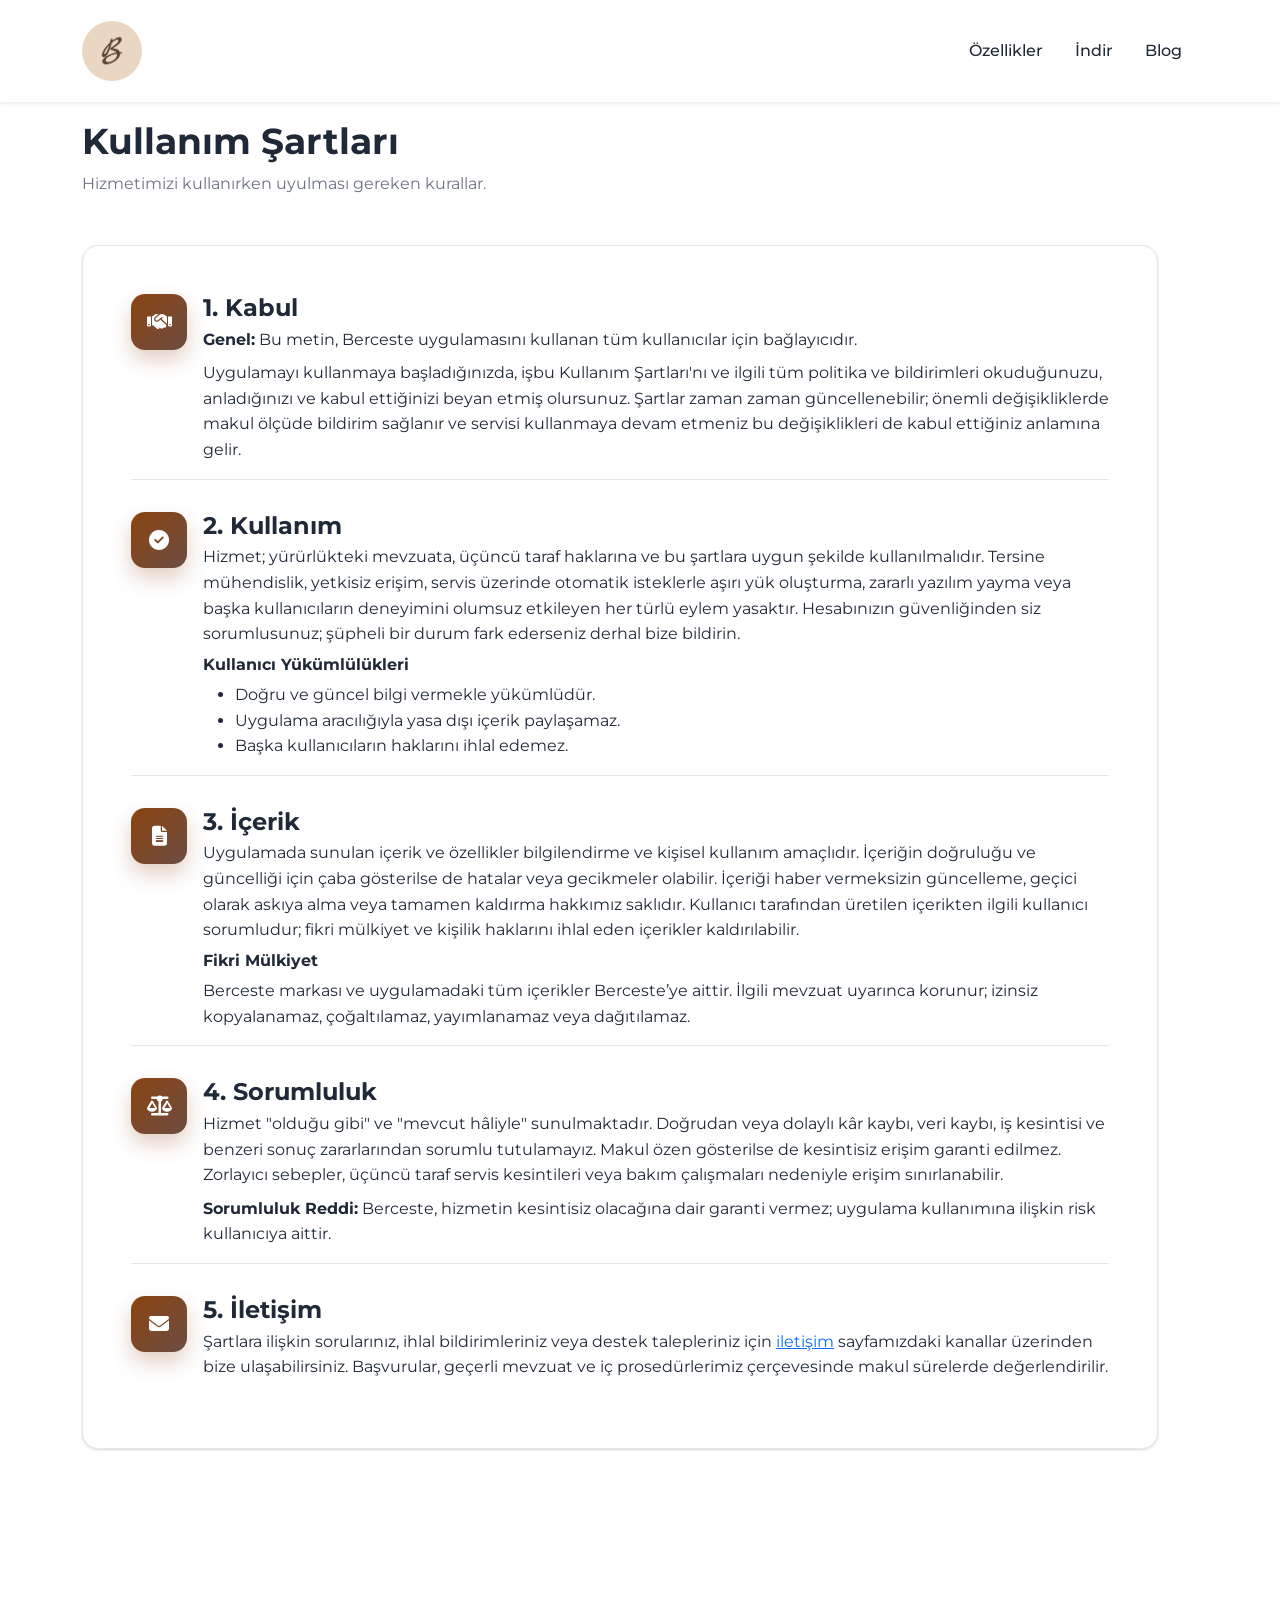
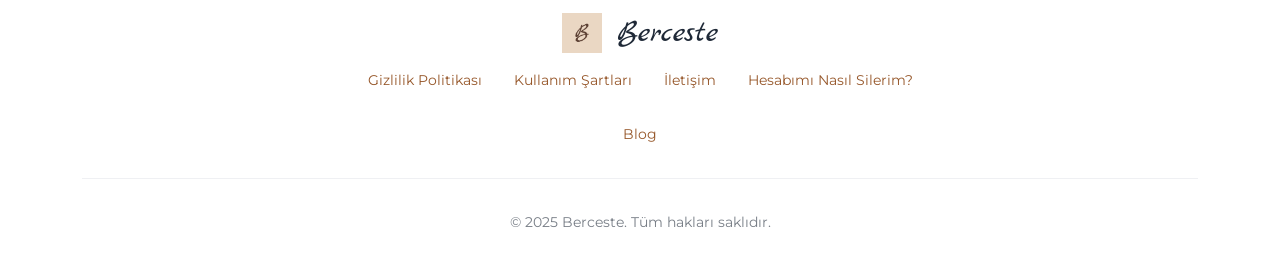
<file: kullanim-sartlari.html>
<!DOCTYPE html>
<html lang="tr">
<head>
    <meta charset="UTF-8">
    <meta name="viewport" content="width=device-width, initial-scale=1.0">
    <title>Kullanım Şartları - Berceste</title>
    <link href="https://cdn.jsdelivr.net/npm/bootstrap@5.3.2/dist/css/bootstrap.min.css" rel="stylesheet">
    <link rel="icon" type="image/png" href="public/images/bfavicon.png">
    <link rel="shortcut icon" type="image/png" href="public/images/bfavicon.png">
    <link rel="preconnect" href="https://fonts.googleapis.com">
    <link rel="preconnect" href="https://fonts.gstatic.com" crossorigin>
    <link href="https://fonts.googleapis.com/css2?family=Montserrat:wght@300;400;500;600;700;800&display=swap" rel="stylesheet">
    <link href="https://fonts.googleapis.com/css2?family=Marck+Script&display=swap" rel="stylesheet">
    <link rel="stylesheet" href="https://cdnjs.cloudflare.com/ajax/libs/font-awesome/6.4.0/css/all.min.css">
    <link rel="stylesheet" href="styles.css">
    <style>
        body.page-terms .legal-wrapper { max-width: 1100px; }
        body.page-terms .legal-card { padding: 32px; border: 1px solid var(--border-color); border-radius: 16px; box-shadow: var(--shadow-light); background: var(--background-white); }
        body.page-terms .legal-item { padding: 16px 0; border-bottom: 1px solid var(--border-color); }
        body.page-terms .legal-item:last-of-type { border-bottom: none; }
        body.page-terms .feature-icon { background: linear-gradient(135deg, var(--primary-color), var(--primary-dark)); color: #fff; box-shadow: 0 10px 20px rgba(139, 69, 19, 0.25); }
        body.page-terms header .display-5 { font-size: 2.25rem; }
    </style>
</head>
<body class="page-terms">
    <nav class="navbar navbar-expand-lg navbar-light bg-white fixed-top shadow-sm">
        <div class="container">
            <a class="navbar-brand" href="index.html">
                <img src="public/images/berceste_logo.png" alt="Berceste Logo" class="navbar-logo">
            </a>
            <button class="navbar-toggler border-0" type="button" data-bs-toggle="collapse" data-bs-target="#navbarNav">
                <span class="navbar-toggler-icon"></span>
            </button>
            <div class="collapse navbar-collapse" id="navbarNav">
                <ul class="navbar-nav ms-auto">
                    <li class="nav-item">
                        <a class="nav-link" href="index.html#features">Özellikler</a>
                    </li>
                    <li class="nav-item">
                        <a class="nav-link" href="index.html#download">İndir</a>
                    </li>
                    <li class="nav-item">
                        <a class="nav-link" href="pages/blog.html">Blog</a>
                    </li>
                </ul>
            </div>
        </div>
    </nav>

    <header class="py-5" style="padding-top:120px !important; background: var(--background-white);">
        <div class="container">
            <div class="row align-items-center">
                <div class="col-12">
                    <h1 class="display-5 fw-bold mb-2" style="color: var(--text-dark);">Kullanım Şartları</h1>
                    <p class="mb-0" style="color: var(--text-light);">Hizmetimizi kullanırken uyulması gereken kurallar.</p>
                </div>
            </div>
        </div>
    </header>

    <main class="container" style="padding-bottom:80px;">
        <div class="row">
          <div class="col-12 legal-wrapper">
            <div class="p-4 p-md-5 mb-4 legal-card">
              <!-- 1. Kabul -->
              <div class="d-flex align-items-start gap-3 mb-3 legal-item" style="padding-top:0;">
                <div class="feature-icon" style="width:56px; height:56px; border-radius:14px; font-size:1.25rem;">
                  <i class="fa-solid fa-handshake"></i>
                </div>
                <div>
                  <h2 class="h4 fw-bold mb-1">1. Kabul</h2>
                  <p class="mb-2"><strong>Genel:</strong> Bu metin, Berceste uygulamasını kullanan tüm kullanıcılar için bağlayıcıdır.</p>
                  <p class="mb-0">Uygulamayı kullanmaya başladığınızda, işbu Kullanım Şartları'nı ve ilgili tüm politika ve bildirimleri okuduğunuzu, anladığınızı ve kabul ettiğinizi beyan etmiş olursunuz. Şartlar zaman zaman güncellenebilir; önemli değişikliklerde makul ölçüde bildirim sağlanır ve servisi kullanmaya devam etmeniz bu değişiklikleri de kabul ettiğiniz anlamına gelir.</p>
                </div>
              </div>
      
              <!-- 2. Kullanım -->
              <div class="d-flex align-items-start gap-3 mb-3 legal-item">
                <div class="feature-icon" style="width:56px; height:56px; border-radius:14px; font-size:1.25rem;">
                  <i class="fa-solid fa-circle-check"></i>
                </div>
                <div>
                  <h2 class="h4 fw-bold mb-1">2. Kullanım</h2>
                  <p class="mb-2">Hizmet; yürürlükteki mevzuata, üçüncü taraf haklarına ve bu şartlara uygun şekilde kullanılmalıdır. Tersine mühendislik, yetkisiz erişim, servis üzerinde otomatik isteklerle aşırı yük oluşturma, zararlı yazılım yayma veya başka kullanıcıların deneyimini olumsuz etkileyen her türlü eylem yasaktır. Hesabınızın güvenliğinden siz sorumlusunuz; şüpheli bir durum fark ederseniz derhal bize bildirin.</p>
                  <h3 class="h6 fw-bold mt-2">Kullanıcı Yükümlülükleri</h3>
                  <ul class="mb-0">
                    <li>Doğru ve güncel bilgi vermekle yükümlüdür.</li>
                    <li>Uygulama aracılığıyla yasa dışı içerik paylaşamaz.</li>
                    <li>Başka kullanıcıların haklarını ihlal edemez.</li>
                  </ul>
                </div>
              </div>
      
              <!-- 3. İçerik + Fikri Mülkiyet -->
              <div class="d-flex align-items-start gap-3 mb-3 legal-item">
                <div class="feature-icon" style="width:56px; height:56px; border-radius:14px; font-size:1.25rem;">
                  <i class="fa-solid fa-file-lines"></i>
                </div>
                <div>
                  <h2 class="h4 fw-bold mb-1">3. İçerik</h2>
                  <p class="mb-2">Uygulamada sunulan içerik ve özellikler bilgilendirme ve kişisel kullanım amaçlıdır. İçeriğin doğruluğu ve güncelliği için çaba gösterilse de hatalar veya gecikmeler olabilir. İçeriği haber vermeksizin güncelleme, geçici olarak askıya alma veya tamamen kaldırma hakkımız saklıdır. Kullanıcı tarafından üretilen içerikten ilgili kullanıcı sorumludur; fikri mülkiyet ve kişilik haklarını ihlal eden içerikler kaldırılabilir.</p>
                  <h3 class="h6 fw-bold">Fikri Mülkiyet</h3>
                  <p class="mb-0">Berceste markası ve uygulamadaki tüm içerikler Berceste’ye aittir. İlgili mevzuat uyarınca korunur; izinsiz kopyalanamaz, çoğaltılamaz, yayımlanamaz veya dağıtılamaz.</p>
                </div>
              </div>
      
              <!-- 4. Sorumluluk (Sorumluluk Reddi ile güçlendirildi) -->
              <div class="d-flex align-items-start gap-3 mb-3 legal-item">
                <div class="feature-icon" style="width:56px; height:56px; border-radius:14px; font-size:1.25rem;">
                  <i class="fa-solid fa-scale-balanced"></i>
                </div>
                <div>
                  <h2 class="h4 fw-bold mb-1">4. Sorumluluk</h2>
                  <p class="mb-2">Hizmet "olduğu gibi" ve "mevcut hâliyle" sunulmaktadır. Doğrudan veya dolaylı kâr kaybı, veri kaybı, iş kesintisi ve benzeri sonuç zararlarından sorumlu tutulamayız. Makul özen gösterilse de kesintisiz erişim garanti edilmez. Zorlayıcı sebepler, üçüncü taraf servis kesintileri veya bakım çalışmaları nedeniyle erişim sınırlanabilir.</p>
                  <p class="mb-0"><strong>Sorumluluk Reddi:</strong> Berceste, hizmetin kesintisiz olacağına dair garanti vermez; uygulama kullanımına ilişkin risk kullanıcıya aittir.</p>
                </div>
              </div>
      
              <!-- 5. İletişim -->
              <div class="d-flex align-items-start gap-3 legal-item">
                <div class="feature-icon" style="width:56px; height:56px; border-radius:14px; font-size:1.25rem;">
                  <i class="fa-solid fa-envelope"></i>
                </div>
                <div>
                  <h2 class="h4 fw-bold mb-1">5. İletişim</h2>
                  <p class="mb-0">Şartlara ilişkin sorularınız, ihlal bildirimleriniz veya destek talepleriniz için <a href="/iletisim">iletişim</a> sayfamızdaki kanallar üzerinden bize ulaşabilirsiniz. Başvurular, geçerli mevzuat ve iç prosedürlerimiz çerçevesinde makul sürelerde değerlendirilir.</p>
                </div>
              </div>
            </div>
          </div>
        </div>
      </main>
      
    <footer class="footer"  >
        <div class="container">
            <div class="row">
                <div class="col-12">
                    <div class="footer-content">
                        <div class="footer-brand-container" >
                            <img src="public/images/berceste_logo.png" alt="Berceste Logo" class="footer-logo">
                            <h3 class="footer-brand">Berceste</h3>
                        </div>
                        <div class="footer-links" >
                            <a href="pages/gizlilik-politikasi.html" class="footer-link">Gizlilik Politikası</a>
                            <a href="pages/kullanim-sartlari.html" class="footer-link">Kullanım Şartları</a>
                            <a href="pages/iletisim.html" class="footer-link">İletişim</a>
                            <a href="pages/hesap-silme.html" class="footer-link">Hesabımı Nasıl Silerim?</a>
                        </div>
                        <div class="footer-links">
                            <a href="pages/blog.html" class="footer-link">Blog</a>
                        </div>
                        <div class="footer-copyright">
                            <p>&copy; 2025 Berceste. Tüm hakları saklıdır.</p>
                        </div>
                    </div>
                </div>
            </div>
        </div>
    </footer>

    <script src="https://cdn.jsdelivr.net/npm/bootstrap@5.3.2/dist/js/bootstrap.bundle.min.js"></script>
</body>
</html>
</file>
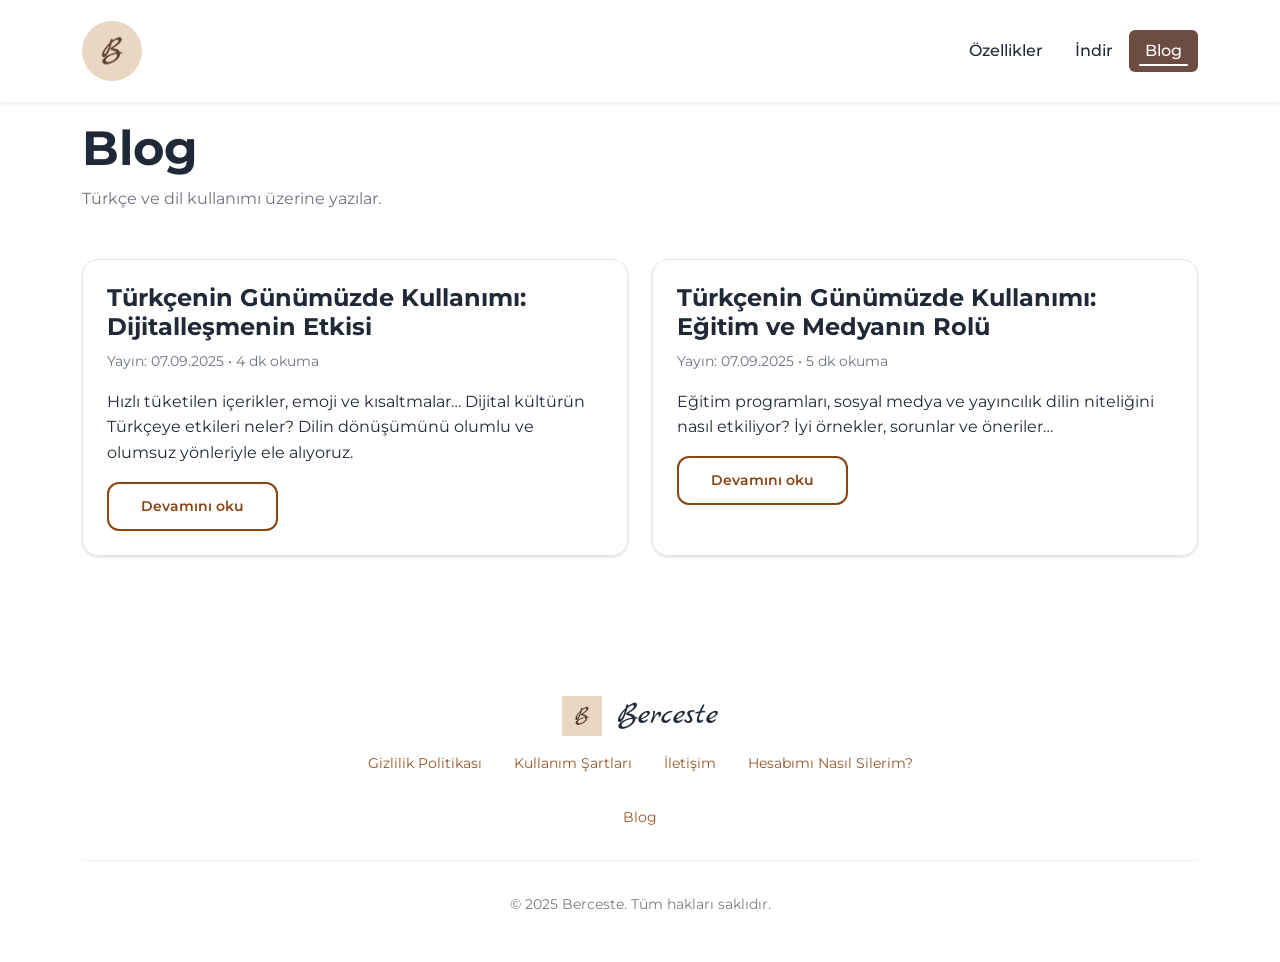
<file: pages/blog.html>
<!DOCTYPE html>
<html lang="tr">
<head>
  <meta charset="UTF-8">
  <meta name="viewport" content="width=device-width, initial-scale=1.0">
  <title>Blog - Berceste</title>
  <link href="https://cdn.jsdelivr.net/npm/bootstrap@5.3.2/dist/css/bootstrap.min.css" rel="stylesheet">
  <link rel="icon" type="image/png" href="../public/images/bfavicon.png">
  <link rel="shortcut icon" type="image/png" href="../public/images/bfavicon.png">
  <link rel="preconnect" href="https://fonts.googleapis.com">
  <link rel="preconnect" href="https://fonts.gstatic.com" crossorigin>
  <link href="https://fonts.googleapis.com/css2?family=Montserrat:wght@300;400;500;600;700;800&display=swap" rel="stylesheet">
  <link href="https://fonts.googleapis.com/css2?family=Marck+Script&display=swap" rel="stylesheet">
  <link rel="stylesheet" href="https://cdnjs.cloudflare.com/ajax/libs/font-awesome/6.4.0/css/all.min.css">
  <link rel="stylesheet" href="../styles.css">
  <style>
    .blog-card { border:1px solid var(--border-color); border-radius:16px; box-shadow: var(--shadow-light); padding:24px; height:100%; }
    .blog-meta { color: var(--text-light); font-size: .9rem; }
  </style>
</head>
<body>
  <nav class="navbar navbar-expand-lg navbar-light bg-white fixed-top shadow-sm">
    <div class="container">
      <a class="navbar-brand" href="../index.html">
        <img src="../public/images/berceste_logo.png" alt="Berceste Logo" class="navbar-logo">
      </a>
      <button class="navbar-toggler border-0" type="button" data-bs-toggle="collapse" data-bs-target="#navbarNav">
        <span class="navbar-toggler-icon"></span>
      </button>
      <div class="collapse navbar-collapse" id="navbarNav">
        <ul class="navbar-nav ms-auto">
          <li class="nav-item"><a class="nav-link" href="../index.html#features">Özellikler</a></li>
          <li class="nav-item"><a class="nav-link" href="../index.html#download">İndir</a></li>
          <li class="nav-item"><a class="nav-link active" href="./blog.html">Blog</a></li>
        </ul>
      </div>
    </div>
  </nav>

  <header class="py-5" style="padding-top:120px !important; background: var(--background-white);">
    <div class="container">
      <h1 class="display-5 fw-bold mb-2">Blog</h1>
      <p class="mb-0" style="color: var(--text-light);">Türkçe ve dil kullanımı üzerine yazılar.</p>
    </div>
  </header>

  <main class="container" style="padding-bottom:80px;">
    <div class="row g-4">
      <div class="col-md-6">
        <div class="blog-card h-100">
          <h2 class="h4 fw-bold mb-2">
            <a href="./blog-yazilari/turkcenin-gunumuzde-kullanimi-1.html" class="text-decoration-none">Türkçenin Günümüzde Kullanımı: Dijitalleşmenin Etkisi</a>
          </h2>
          <p class="blog-meta mb-3">Yayın: 07.09.2025 • 4 dk okuma</p>
          <p>Hızlı tüketilen içerikler, emoji ve kısaltmalar… Dijital kültürün Türkçeye etkileri neler? Dilin dönüşümünü olumlu ve olumsuz yönleriyle ele alıyoruz.</p>
          <a href="./blog-yazilari/turkcenin-gunumuzde-kullanimi-1.html" class="btn btn-outline-primary btn-sm">Devamını oku</a>
        </div>
      </div>
      <div class="col-md-6">
        <div class="blog-card h-100">
          <h2 class="h4 fw-bold mb-2">
            <a href="./blog-yazilari/turkcenin-gunumuzde-kullanimi-2.html" class="text-decoration-none">Türkçenin Günümüzde Kullanımı: Eğitim ve Medyanın Rolü</a>
          </h2>
          <p class="blog-meta mb-3">Yayın: 07.09.2025 • 5 dk okuma</p>
          <p>Eğitim programları, sosyal medya ve yayıncılık dilin niteliğini nasıl etkiliyor? İyi örnekler, sorunlar ve öneriler…</p>
          <a href="./blog-yazilari/turkcenin-gunumuzde-kullanimi-2.html" class="btn btn-outline-primary btn-sm">Devamını oku</a>
        </div>
      </div>
    </div>
  </main>

  <footer class="footer">
    <div class="container">
      <div class="row">
        <div class="col-12 text-center">
          <div class="footer-content">
            <div class="footer-brand-container">
              <img src="../public/images/berceste_logo.png" alt="Berceste Logo" class="footer-logo">
              <h3 class="footer-brand">Berceste</h3>
            </div>
            <div class="footer-links">
              <a href="./gizlilik-politikasi.html" class="footer-link">Gizlilik Politikası</a>
              <a href="./kullanim-sartlari.html" class="footer-link">Kullanım Şartları</a>
              <a href="./iletisim.html" class="footer-link">İletişim</a>
              <a href="./hesap-silme.html" class="footer-link">Hesabımı Nasıl Silerim?</a>
            </div>
            <div class="footer-links">
              <a href="./blog.html" class="footer-link">Blog</a>
            </div>
            <div class="copyright footer-copyright">
              <p>&copy; 2025 Berceste. Tüm hakları saklıdır.</p>
            </div>
          </div>
        </div>
      </div>
    </div>
  </footer>

  <script src="https://cdn.jsdelivr.net/npm/bootstrap@5.3.2/dist/js/bootstrap.bundle.min.js"></script>
</body>
</html>
</file>
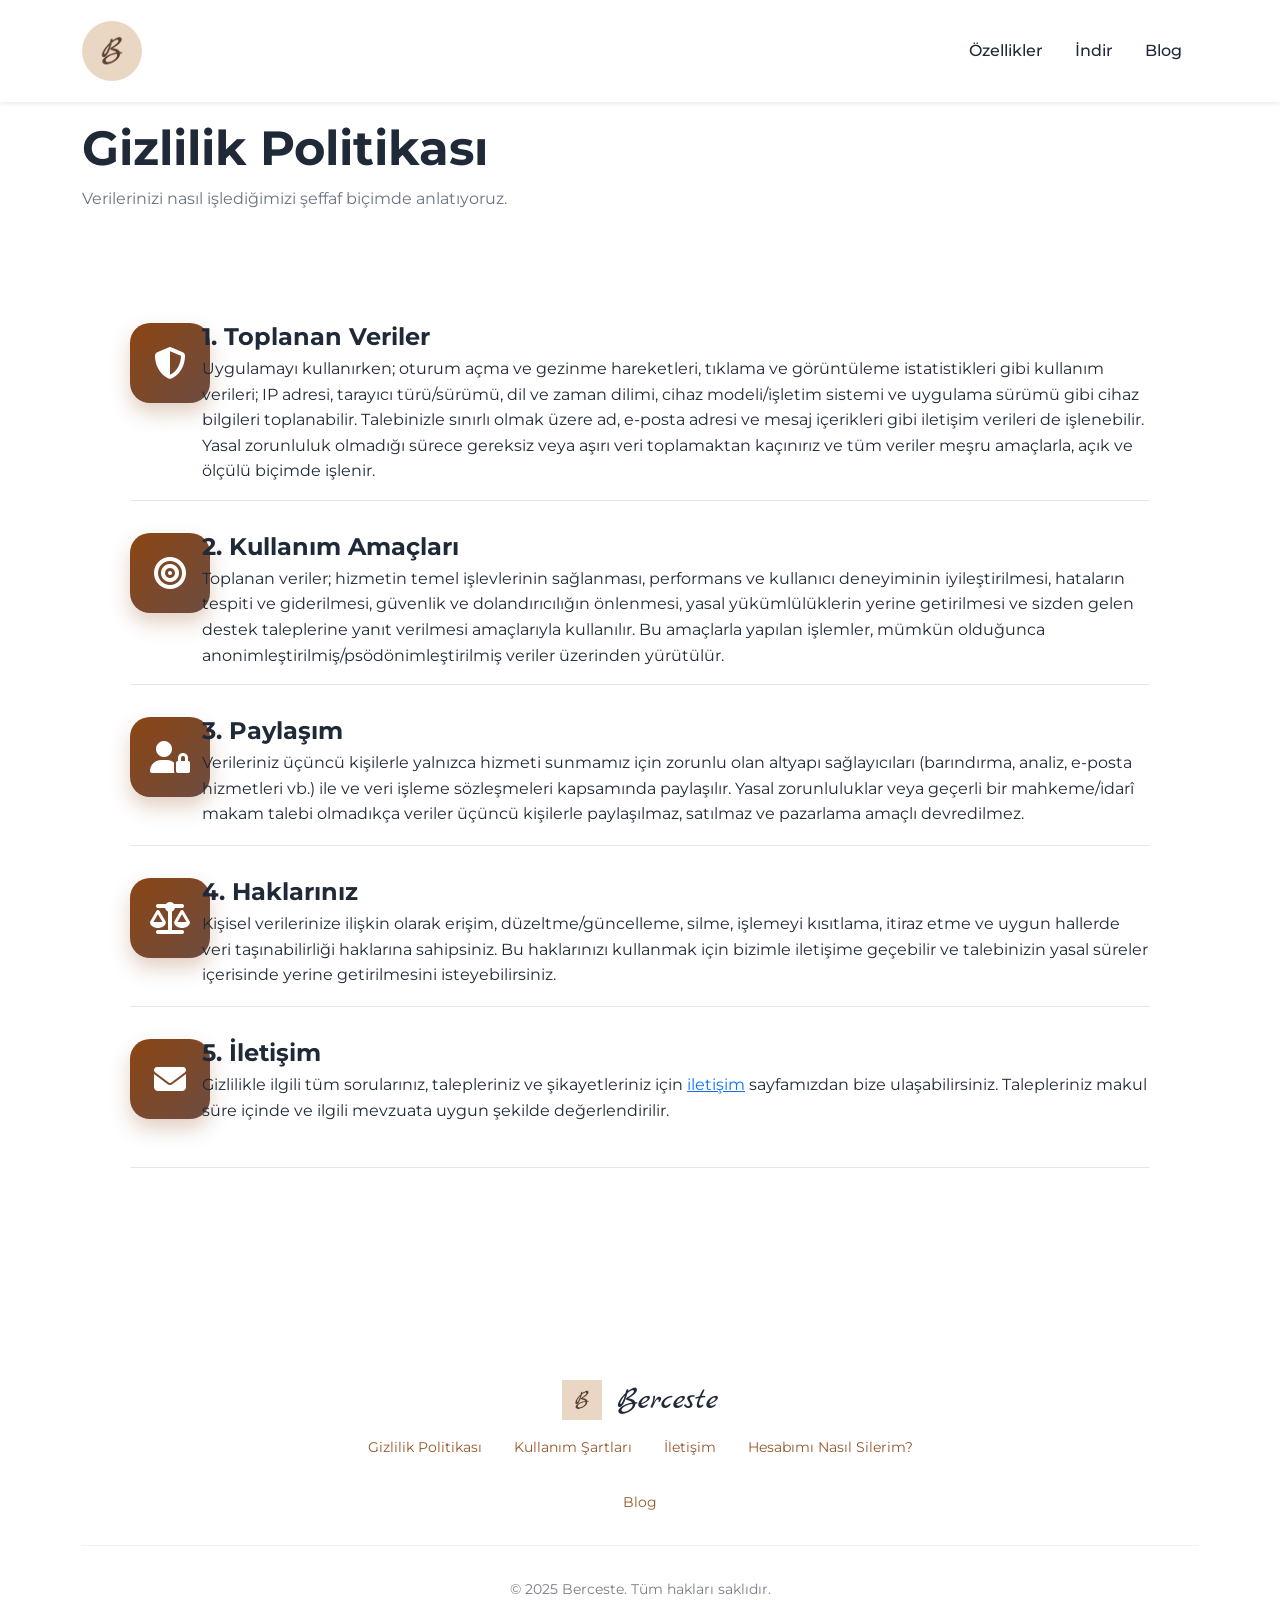
<file: pages/gizlilik-politikasi.html>
<!DOCTYPE html>
<html lang="tr">
<head>
    <meta charset="UTF-8">
    <meta name="viewport" content="width=device-width, initial-scale=1.0">
    <title>Gizlilik Politikası - Berceste</title>
    <link href="https://cdn.jsdelivr.net/npm/bootstrap@5.3.2/dist/css/bootstrap.min.css" rel="stylesheet">
    <link rel="icon" type="image/png" href="../public/images/bfavicon.png">
    <link rel="shortcut icon" type="image/png" href="../public/images/bfavicon.png">
    <link rel="preconnect" href="https://fonts.googleapis.com">
    <link rel="preconnect" href="https://fonts.gstatic.com" crossorigin>
    <link href="https://fonts.googleapis.com/css2?family=Montserrat:wght@300;400;500;600;700;800&display=swap" rel="stylesheet">
    <link href="https://fonts.googleapis.com/css2?family=Marck+Script&display=swap" rel="stylesheet">
    <link rel="stylesheet" href="https://cdnjs.cloudflare.com/ajax/libs/font-awesome/6.4.0/css/all.min.css">
    <link rel="stylesheet" href="../styles.css">
    <style>
        body.page-gizlilik .feature-icon { background: linear-gradient(135deg, var(--primary-color), var(--primary-dark)); color: #fff; box-shadow: 0 10px 20px rgba(139, 69, 19, 0.25); }
    </style>
</head>
<body class="page-gizlilik">
    <nav class="navbar navbar-expand-lg navbar-light bg-white fixed-top shadow-sm">
        <div class="container">
            <a class="navbar-brand" href="../index.html">
                <img src="../public/images/berceste_logo.png" alt="Berceste Logo" class="navbar-logo">
            </a>
            <button class="navbar-toggler border-0" type="button" data-bs-toggle="collapse" data-bs-target="#navbarNav">
                <span class="navbar-toggler-icon"></span>
            </button>
            <div class="collapse navbar-collapse" id="navbarNav">
                <ul class="navbar-nav ms-auto">
                    <li class="nav-item">
                        <a class="nav-link" href="../index.html#features">Özellikler</a>
                    </li>
                    <li class="nav-item">
                        <a class="nav-link" href="../index.html#download">İndir</a>
                    </li>
                    <li class="nav-item">
                        <a class="nav-link" href="./blog.html">Blog</a>
                    </li>
                </ul>
            </div>
        </div>
    </nav>

    <header class="py-5" style="padding-top:120px !important; background: var(--background-white);">
        <div class="container">
            <div class="row align-items-center">
                <div class="col-12">
                    <h1 class="display-5 fw-bold mb-2" style="color: var(--text-dark);">Gizlilik Politikası</h1>
                    <p class="mb-0" style="color: var(--text-light);">Verilerinizi nasıl işlediğimizi şeffaf biçimde anlatıyoruz.</p>
                </div>
            </div>
        </div>
    </header>

    <main class="container" style="padding-bottom:80px;">
        <div class="row">
            <div class="col-12 legal-wrapper">
                <div class="p-4 p-md-5 mb-4 legal-card">
                    <div class="d-flex align-items-start gap-3 mb-3 legal-item">
                        <div class="feature-icon"><i class="fa-solid fa-shield-halved"></i></div>
                        <div>
                            <h2 class="h4 fw-bold mb-1">1. Toplanan Veriler</h2>
                            <p class="mb-0">Uygulamayı kullanırken; oturum açma ve gezinme hareketleri, tıklama ve görüntüleme istatistikleri gibi kullanım verileri; IP adresi, tarayıcı türü/sürümü, dil ve zaman dilimi, cihaz modeli/işletim sistemi ve uygulama sürümü gibi cihaz bilgileri toplanabilir. Talebinizle sınırlı olmak üzere ad, e‑posta adresi ve mesaj içerikleri gibi iletişim verileri de işlenebilir. Yasal zorunluluk olmadığı sürece gereksiz veya aşırı veri toplamaktan kaçınırız ve tüm veriler meşru amaçlarla, açık ve ölçülü biçimde işlenir.</p>
                        </div>
                    </div>
                    <div class="d-flex align-items-start gap-3 mb-3 legal-item">
                        <div class="feature-icon"><i class="fa-solid fa-bullseye"></i></div>
                        <div>
                            <h2 class="h4 fw-bold mb-1">2. Kullanım Amaçları</h2>
                            <p class="mb-0">Toplanan veriler; hizmetin temel işlevlerinin sağlanması, performans ve kullanıcı deneyiminin iyileştirilmesi, hataların tespiti ve giderilmesi, güvenlik ve dolandırıcılığın önlenmesi, yasal yükümlülüklerin yerine getirilmesi ve sizden gelen destek taleplerine yanıt verilmesi amaçlarıyla kullanılır. Bu amaçlarla yapılan işlemler, mümkün olduğunca anonimleştirilmiş/psödönimleştirilmiş veriler üzerinden yürütülür.</p>
                        </div>
                    </div>
                    <div class="d-flex align-items-start gap-3 mb-3 legal-item">
                        <div class="feature-icon"><i class="fa-solid fa-user-lock"></i></div>
                        <div>
                            <h2 class="h4 fw-bold mb-1">3. Paylaşım</h2>
                            <p class="mb-0">Verileriniz üçüncü kişilerle yalnızca hizmeti sunmamız için zorunlu olan altyapı sağlayıcıları (barındırma, analiz, e‑posta hizmetleri vb.) ile ve veri işleme sözleşmeleri kapsamında paylaşılır. Yasal zorunluluklar veya geçerli bir mahkeme/idarî makam talebi olmadıkça veriler üçüncü kişilerle paylaşılmaz, satılmaz ve pazarlama amaçlı devredilmez.</p>
                        </div>
                    </div>
                    <div class="d-flex align-items-start gap-3 mb-3 legal-item">
                        <div class="feature-icon"><i class="fa-solid fa-scale-balanced"></i></div>
                        <div>
                            <h2 class="h4 fw-bold mb-1">4. Haklarınız</h2>
                            <p class="mb-0">Kişisel verilerinize ilişkin olarak erişim, düzeltme/güncelleme, silme, işlemeyi kısıtlama, itiraz etme ve uygun hallerde veri taşınabilirliği haklarına sahipsiniz. Bu haklarınızı kullanmak için bizimle iletişime geçebilir ve talebinizin yasal süreler içerisinde yerine getirilmesini isteyebilirsiniz.</p>
                        </div>
                    </div>
                    <div class="d-flex align-items-start gap-3 legal-item">
                        <div class="feature-icon"><i class="fa-solid fa-envelope"></i></div>
                        <div>
                            <h2 class="h4 fw-bold mb-1">5. İletişim</h2>
                            <p class="mb-0">Gizlilikle ilgili tüm sorularınız, talepleriniz ve şikayetleriniz için <a href="./iletisim.html">iletişim</a> sayfamızdan bize ulaşabilirsiniz. Talepleriniz makul süre içinde ve ilgili mevzuata uygun şekilde değerlendirilir.</p>
                        </div>
                    </div>
                </div>
            </div>
        </div>
    </main>

    <footer class="footer">
        <div class="container">
            <div class="row">
                <div class="col-12 text-center">
                    <div class="footer-content">
                        <div class="footer-brand-container">
                            <img src="../public/images/berceste_logo.png" alt="Berceste Logo" class="footer-logo">
                            <h3 class="footer-brand">Berceste</h3>
                        </div>
                        <div class="footer-links">
                            <a href="./gizlilik-politikasi.html" class="footer-link">Gizlilik Politikası</a>
                            <a href="./kullanim-sartlari.html" class="footer-link">Kullanım Şartları</a>
                            <a href="./iletisim.html" class="footer-link">İletişim</a>
                            <a href="./hesap-silme.html" class="footer-link">Hesabımı Nasıl Silerim?</a>
                        </div>
                        <div class="footer-links">
                            <a href="./blog.html" class="footer-link">Blog</a>
                        </div>
                        <div class="footer-copyright">
                            <p>&copy; 2025 Berceste. Tüm hakları saklıdır.</p>
                        </div>
                    </div>
                </div>
            </div>
        </div>
    </footer>

    <script src="https://cdn.jsdelivr.net/npm/bootstrap@5.3.2/dist/js/bootstrap.bundle.min.js"></script>
</body>
</html>
</file>
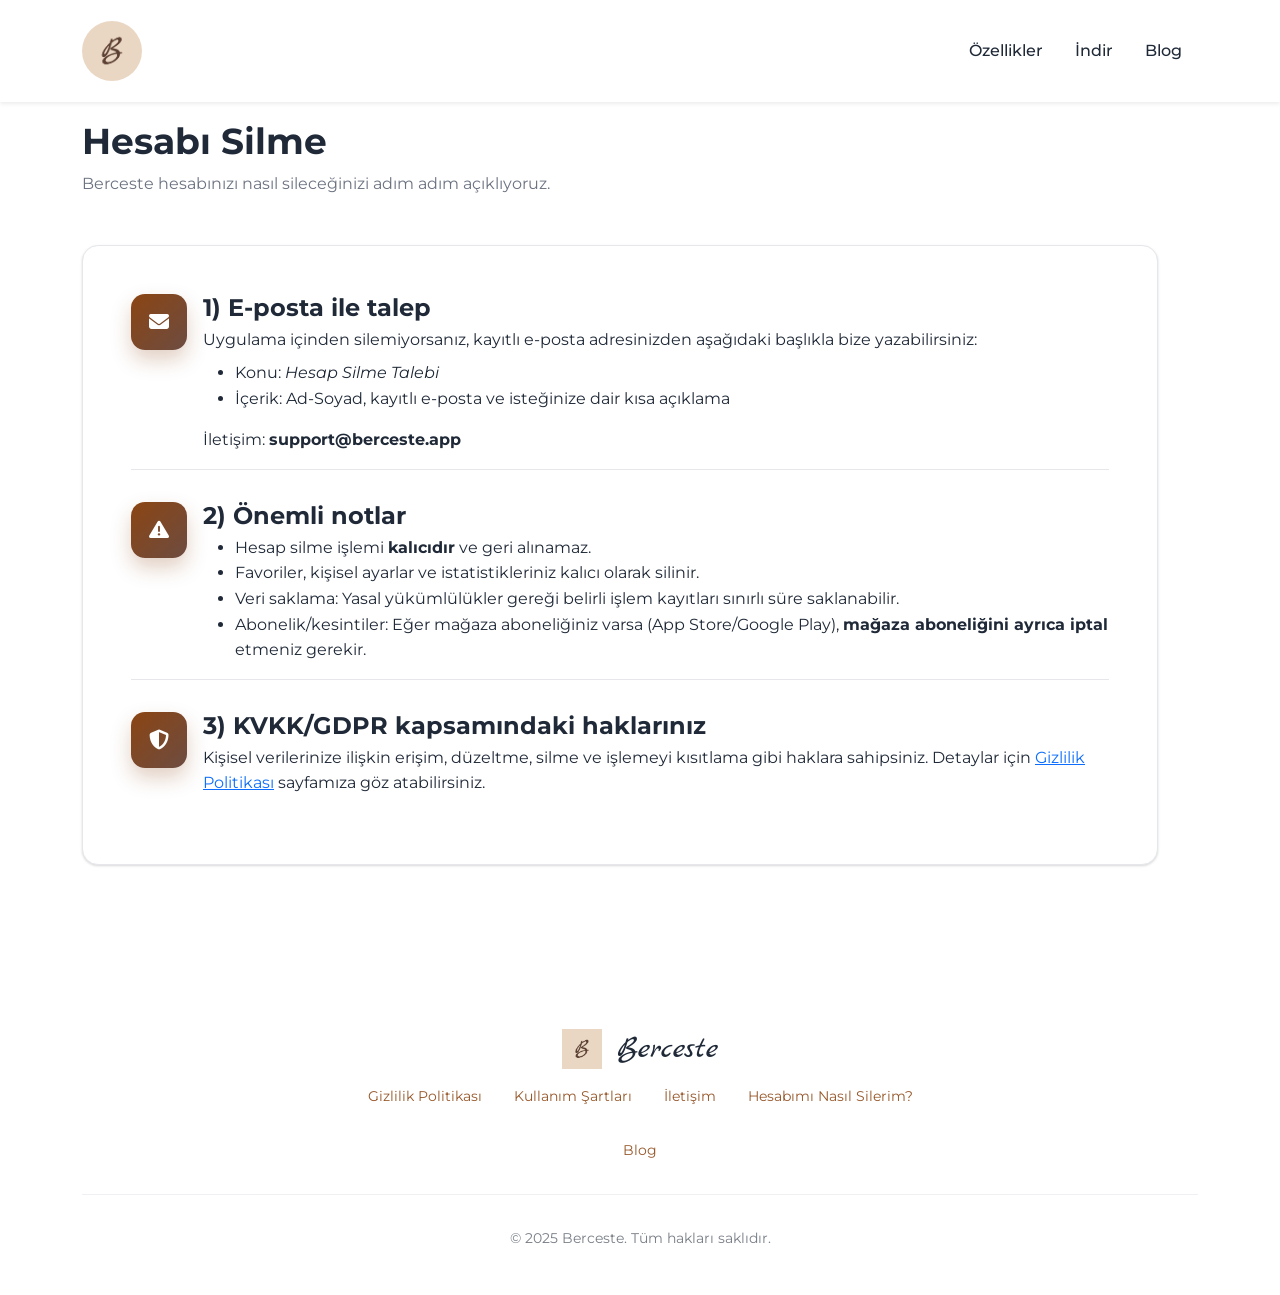
<file: pages/hesap-silme.html>
<!DOCTYPE html>
<html lang="tr">
<head>
  <meta charset="UTF-8">
  <meta name="viewport" content="width=device-width, initial-scale=1.0">
  <title>Hesabı Silme - Berceste</title>
  <link href="https://cdn.jsdelivr.net/npm/bootstrap@5.3.2/dist/css/bootstrap.min.css" rel="stylesheet">
  <link rel="icon" type="image/png" href="../public/images/bfavicon.png">
  <link rel="shortcut icon" type="image/png" href="../public/images/bfavicon.png">
  <link rel="preconnect" href="https://fonts.googleapis.com">
  <link rel="preconnect" href="https://fonts.gstatic.com" crossorigin>
  <link href="https://fonts.googleapis.com/css2?family=Montserrat:wght@300;400;500;600;700;800&display=swap" rel="stylesheet">
  <link href="https://fonts.googleapis.com/css2?family=Marck+Script&display=swap" rel="stylesheet">
  <link rel="stylesheet" href="https://cdnjs.cloudflare.com/ajax/libs/font-awesome/6.4.0/css/all.min.css">
  <link rel="stylesheet" href="../styles.css">
  <style>
    body.page-delete .legal-wrapper { max-width: 1100px; }
    body.page-delete .legal-card { padding: 32px; border: 1px solid var(--border-color); border-radius: 16px; box-shadow: var(--shadow-light); background: var(--background-white); }
    body.page-delete .legal-item { padding: 16px 0; border-bottom: 1px solid var(--border-color); }
    body.page-delete .legal-item:last-of-type { border-bottom: none; }
    body.page-delete .feature-icon { background: linear-gradient(135deg, var(--primary-color), var(--primary-dark)); color: #fff; box-shadow: 0 10px 20px rgba(139, 69, 19, 0.25); }
    body.page-delete header .display-5 { font-size: 2.25rem; }
  </style>
</head>
<body class="page-delete">
  <nav class="navbar navbar-expand-lg navbar-light bg-white fixed-top shadow-sm">
    <div class="container">
      <a class="navbar-brand" href="../index.html">
        <img src="../public/images/berceste_logo.png" alt="Berceste Logo" class="navbar-logo">
      </a>
      <button class="navbar-toggler border-0" type="button" data-bs-toggle="collapse" data-bs-target="#navbarNav">
        <span class="navbar-toggler-icon"></span>
      </button>
      <div class="collapse navbar-collapse" id="navbarNav">
        <ul class="navbar-nav ms-auto">
          <li class="nav-item"><a class="nav-link" href="../index.html#features">Özellikler</a></li>
          <li class="nav-item"><a class="nav-link" href="../index.html#download">İndir</a></li>
          <li class="nav-item"><a class="nav-link" href="./blog.html">Blog</a></li>
        </ul>
      </div>
    </div>
  </nav>

  <header class="py-5" style="padding-top:120px !important; background: var(--background-white);">
    <div class="container">
      <div class="row align-items-center">
        <div class="col-12">
          <h1 class="display-5 fw-bold mb-2" style="color: var(--text-dark);">Hesabı Silme</h1>
          <p class="mb-0" style="color: var(--text-light);">Berceste hesabınızı nasıl sileceğinizi adım adım açıklıyoruz.</p>
        </div>
      </div>
    </div>
  </header>

  <main class="container" style="padding-bottom:80px;">
    <div class="row">
      <div class="col-12 legal-wrapper">
        <div class="p-4 p-md-5 mb-4 legal-card">

          <div class="d-flex align-items-start gap-3 mb-3 legal-item" style="padding-top:0;">
            <div class="feature-icon" style="width:56px; height:56px; border-radius:14px; font-size:1.25rem;">
              <i class="fa-solid fa-envelope"></i>
            </div>
            <div>
              <h2 class="h4 fw-bold mb-1">1) E‑posta ile talep</h2>
              <p class="mb-2">Uygulama içinden silemiyorsanız, kayıtlı e‑posta adresinizden aşağıdaki başlıkla bize yazabilirsiniz:</p>
              <ul>
                <li>Konu: <em>Hesap Silme Talebi</em></li>
                <li>İçerik: Ad‑Soyad, kayıtlı e‑posta ve isteğinize dair kısa açıklama</li>
              </ul>
              <p class="mb-0">İletişim: <strong>support@berceste.app</strong></p>
            </div>
          </div>

          <div class="d-flex align-items-start gap-3 mb-3 legal-item">
            <div class="feature-icon" style="width:56px; height:56px; border-radius:14px; font-size:1.25rem;">
              <i class="fa-solid fa-triangle-exclamation"></i>
            </div>
            <div>
              <h2 class="h4 fw-bold mb-1">2) Önemli notlar</h2>
              <ul class="mb-0">
                <li>Hesap silme işlemi <strong>kalıcıdır</strong> ve geri alınamaz.</li>
                <li>Favoriler, kişisel ayarlar ve istatistikleriniz kalıcı olarak silinir.</li>
                <li>Veri saklama: Yasal yükümlülükler gereği belirli işlem kayıtları sınırlı süre saklanabilir.</li>
                <li>Abonelik/kesintiler: Eğer mağaza aboneliğiniz varsa (App Store/Google Play), <strong>mağaza aboneliğini ayrıca iptal</strong> etmeniz gerekir.</li>
              </ul>
            </div>
          </div>

          <div class="d-flex align-items-start gap-3 legal-item">
            <div class="feature-icon" style="width:56px; height:56px; border-radius:14px; font-size:1.25rem;">
              <i class="fa-solid fa-shield-halved"></i>
            </div>
            <div>
              <h2 class="h4 fw-bold mb-1">3) KVKK/GDPR kapsamındaki haklarınız</h2>
              <p class="mb-0">Kişisel verilerinize ilişkin erişim, düzeltme, silme ve işlemeyi kısıtlama gibi haklara sahipsiniz. Detaylar için <a href="./gizlilik-politikasi.html">Gizlilik Politikası</a> sayfamıza göz atabilirsiniz.</p>
            </div>
          </div>
        </div>
      </div>
    </div>
  </main>

  <footer class="footer">
    <div class="container">
      <div class="row">
        <div class="col-12 text-center">
          <div class="footer-content">
            <div class="footer-brand-container">
              <img src="../public/images/berceste_logo.png" alt="Berceste Logo" class="footer-logo">
              <h3 class="footer-brand">Berceste</h3>
            </div>
            <div class="footer-links">
              <a href="./gizlilik-politikasi.html" class="footer-link">Gizlilik Politikası</a>
              <a href="./kullanim-sartlari.html" class="footer-link">Kullanım Şartları</a>
              <a href="./iletisim.html" class="footer-link">İletişim</a>
              <a href="./hesap-silme.html" class="footer-link">Hesabımı Nasıl Silerim?</a>
            </div>
            <div class="footer-links">
              <a href="./blog.html" class="footer-link">Blog</a>
            </div>
            <div class="footer-copyright">
              <p>&copy; 2025 Berceste. Tüm hakları saklıdır.</p>
            </div>
          </div>
        </div>
      </div>
    </div>
  </footer>

  <script src="https://cdn.jsdelivr.net/npm/bootstrap@5.3.2/dist/js/bootstrap.bundle.min.js"></script>
</body>
</html>
</file>
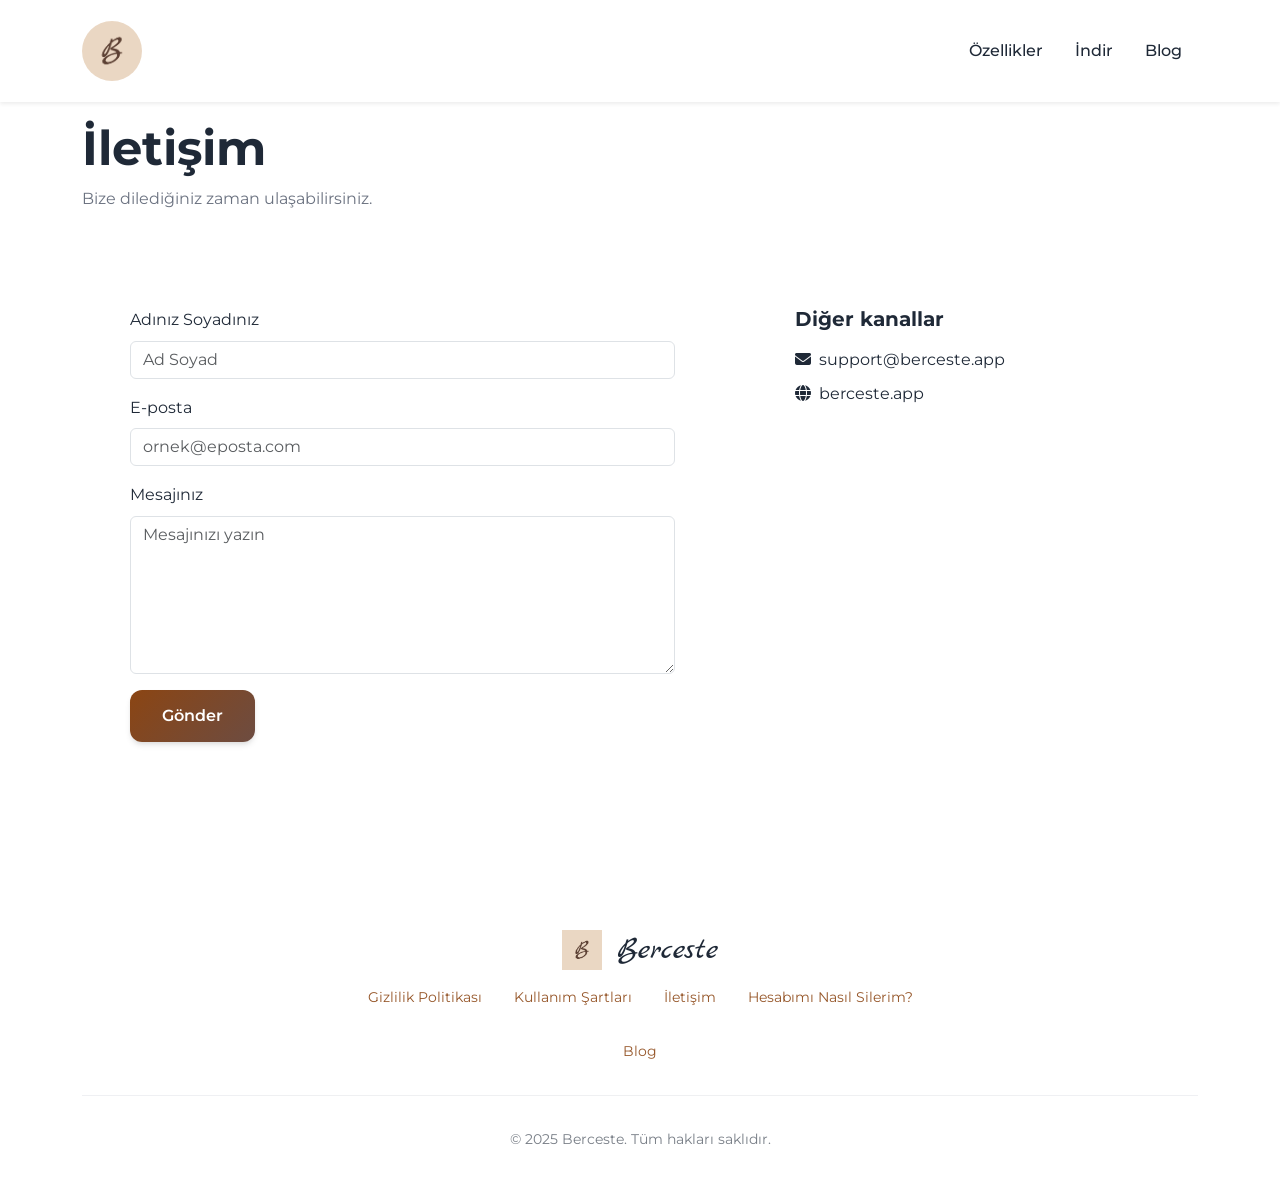
<file: pages/iletisim.html>
<!DOCTYPE html>
<html lang="tr">
<head>
    <meta charset="UTF-8">
    <meta name="viewport" content="width=device-width, initial-scale=1.0">
    <title>İletişim - Berceste</title>
    <link href="https://cdn.jsdelivr.net/npm/bootstrap@5.3.2/dist/css/bootstrap.min.css" rel="stylesheet">
    <link rel="icon" type="image/png" href="../public/images/bfavicon.png">
    <link rel="shortcut icon" type="image/png" href="../public/images/bfavicon.png">
    <link rel="preconnect" href="https://fonts.googleapis.com">
    <link rel="preconnect" href="https://fonts.gstatic.com" crossorigin>
    <link href="https://fonts.googleapis.com/css2?family=Montserrat:wght@300;400;500;600;700;800&display=swap" rel="stylesheet">
    <link href="https://fonts.googleapis.com/css2?family=Marck+Script&display=swap" rel="stylesheet">
    <link rel="stylesheet" href="https://cdnjs.cloudflare.com/ajax/libs/font-awesome/6.4.0/css/all.min.css">
    <link rel="stylesheet" href="../styles.css">
</head>
<body class="page-iletisim">
    <nav class="navbar navbar-expand-lg navbar-light bg-white fixed-top shadow-sm">
        <div class="container">
            <a class="navbar-brand" href="../index.html">
                <img src="../public/images/berceste_logo.png" alt="Berceste Logo" class="navbar-logo">
            </a>
            <button class="navbar-toggler border-0" type="button" data-bs-toggle="collapse" data-bs-target="#navbarNav">
                <span class="navbar-toggler-icon"></span>
            </button>
            <div class="collapse navbar-collapse" id="navbarNav">
                <ul class="navbar-nav ms-auto">
                    <li class="nav-item">
                        <a class="nav-link" href="../index.html#features">Özellikler</a>
                    </li>
                    <li class="nav-item">
                        <a class="nav-link" href="../index.html#download">İndir</a>
                    </li>
                    <li class="nav-item">
                        <a class="nav-link" href="./blog.html">Blog</a>
                    </li>
                </ul>
            </div>
        </div>
    </nav>

    <header class="py-5" style="padding-top:120px !important; background: var(--background-white);">
        <div class="container">
            <div class="row align-items-center">
                <div class="col-12">
                    <h1 class="display-5 fw-bold mb-2" style="color: var(--text-dark);">İletişim</h1>
                    <p class="mb-0" style="color: var(--text-light);">Bize dilediğiniz zaman ulaşabilirsiniz.</p>
                </div>
            </div>
        </div>
    </header>

    <main class="container" style="padding-bottom:80px;">
        <div class="row">
            <div class="col-12 contact-wrapper">
                <div class="row g-4">
                    <div class="col-lg-7">
                        <div class="p-4 p-md-5 h-100 contact-card">
                            <form>
                                <div class="mb-3">
                                    <label class="form-label">Adınız Soyadınız</label>
                                    <input type="text" class="form-control" placeholder="Ad Soyad">
                                </div>
                                <div class="mb-3">
                                    <label class="form-label">E-posta</label>
                                    <input type="email" class="form-control" placeholder="ornek@eposta.com">
                                </div>
                                <div class="mb-3">
                                    <label class="form-label">Mesajınız</label>
                                    <textarea rows="6" class="form-control" placeholder="Mesajınızı yazın"></textarea>
                                </div>
                                <button type="submit" class="btn btn-primary">Gönder</button>
                            </form>
                        </div>
                    </div>
                    <div class="col-lg-5">
                        <div class="p-4 p-md-5 h-100 contact-card">
                            <h2 class="h5 fw-bold mb-3">Diğer kanallar</h2>
                            <p class="mb-2"><i class="fa-solid fa-envelope me-2"></i>support@berceste.app</p>
                            <p class="mb-0"><i class="fa-solid fa-globe me-2"></i>berceste.app</p>
                        </div>
                    </div>
                </div>
            </div>
        </div>
    </main>

    <footer class="footer">
        <div class="container">
            <div class="row">
                <div class="col-12 text-center">
                    <div class="footer-content">
                        <div class="footer-brand-container">
                            <img src="../public/images/berceste_logo.png" alt="Berceste Logo" class="footer-logo">
                            <h3 class="footer-brand">Berceste</h3>
                        </div>
                        <div class="footer-links">
                            <a href="./gizlilik-politikasi.html" class="footer-link">Gizlilik Politikası</a>
                            <a href="./kullanim-sartlari.html" class="footer-link">Kullanım Şartları</a>
                            <a href="./iletisim.html" class="footer-link">İletişim</a>
                            <a href="./hesap-silme.html" class="footer-link">Hesabımı Nasıl Silerim?</a>
                        </div>
                        <div class="footer-links">
                            <a href="./blog.html" class="footer-link">Blog</a>
                        </div>
                        <div class="footer-copyright">
                            <p>&copy; 2025 Berceste. Tüm hakları saklıdır.</p>
                        </div>
                    </div>
                </div>
            </div>
        </div>
    </footer>

    <script src="https://cdn.jsdelivr.net/npm/bootstrap@5.3.2/dist/js/bootstrap.bundle.min.js"></script>
</body>
</html>
</file>
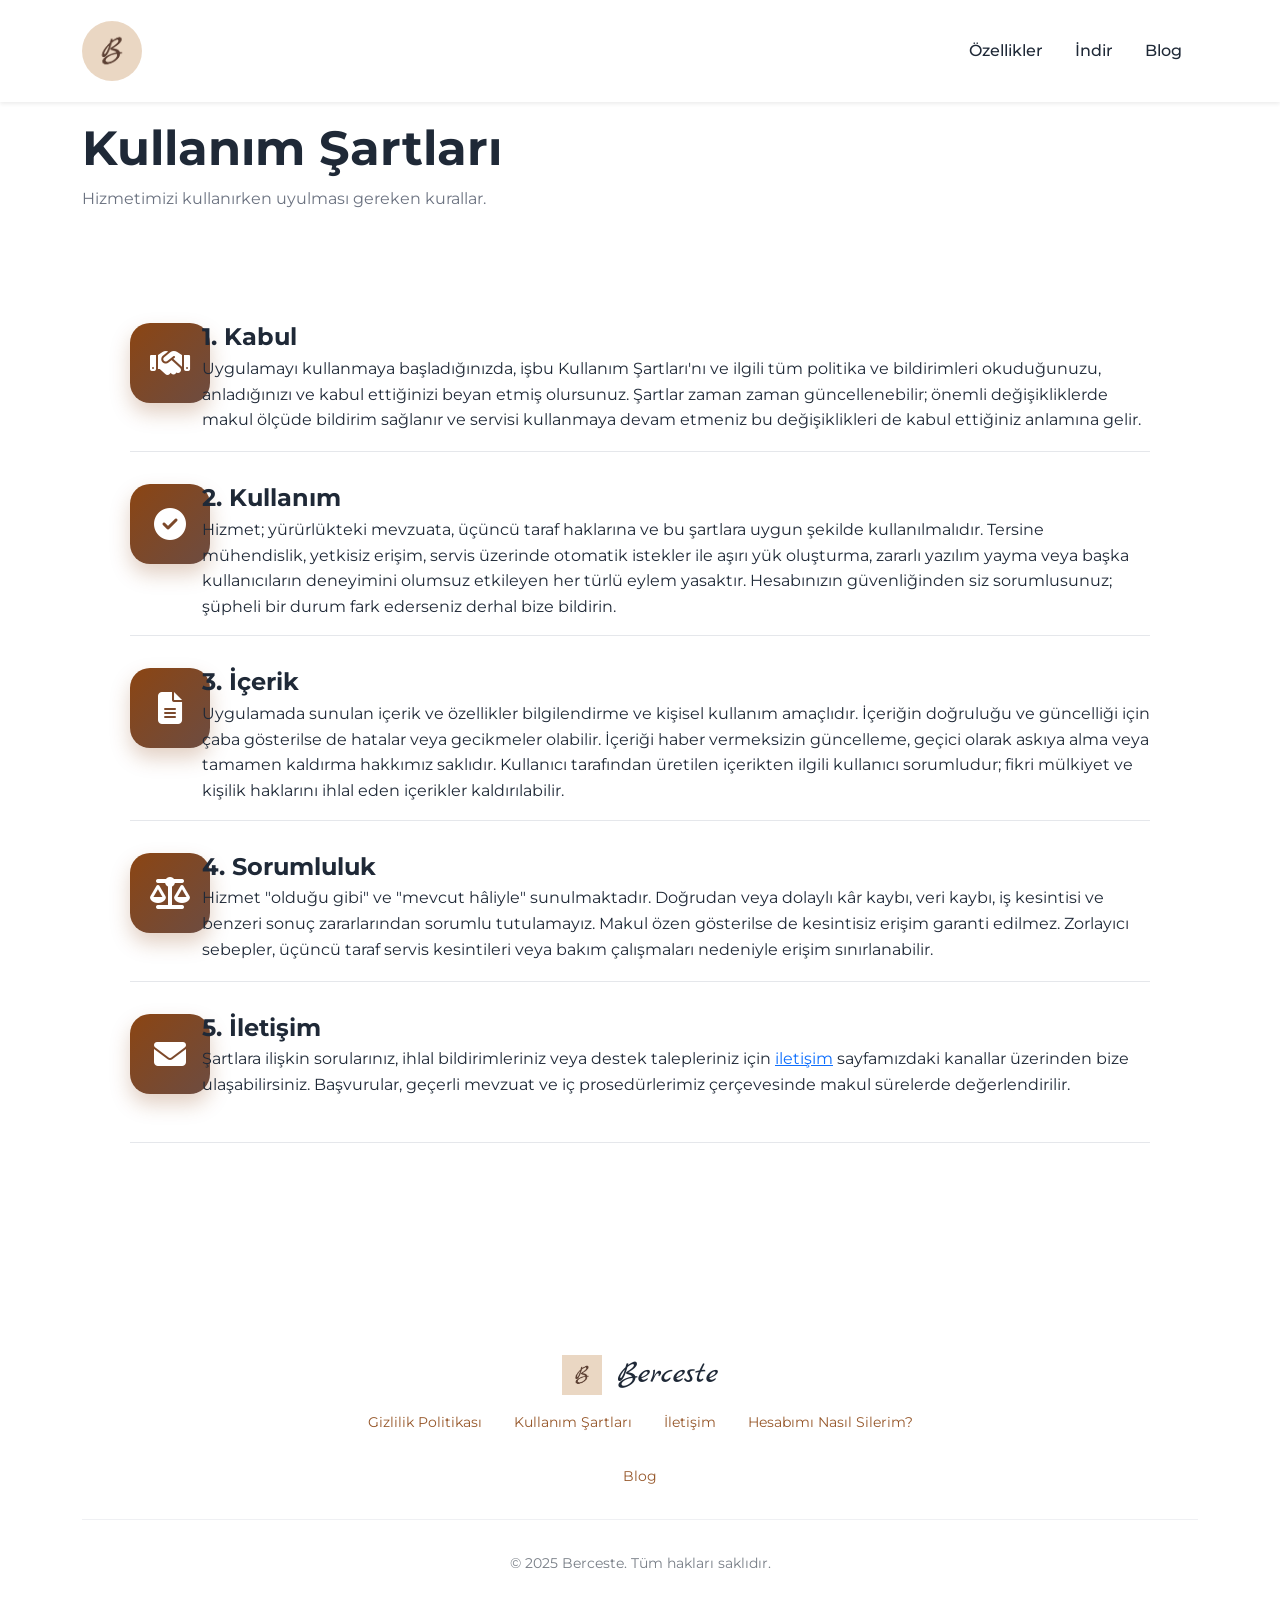
<file: pages/kullanim-sartlari.html>
<!DOCTYPE html>
<html lang="tr">
<head>
    <meta charset="UTF-8">
    <meta name="viewport" content="width=device-width, initial-scale=1.0">
    <title>Kullanım Şartları - Berceste</title>
    <link href="https://cdn.jsdelivr.net/npm/bootstrap@5.3.2/dist/css/bootstrap.min.css" rel="stylesheet">
    <link rel="icon" type="image/png" href="../public/images/bfavicon.png">
    <link rel="shortcut icon" type="image/png" href="../public/images/bfavicon.png">
    <link rel="preconnect" href="https://fonts.googleapis.com">
    <link rel="preconnect" href="https://fonts.gstatic.com" crossorigin>
    <link href="https://fonts.googleapis.com/css2?family=Montserrat:wght@300;400;500;600;700;800&display=swap" rel="stylesheet">
    <link href="https://fonts.googleapis.com/css2?family=Marck+Script&display=swap" rel="stylesheet">
    <link rel="stylesheet" href="https://cdnjs.cloudflare.com/ajax/libs/font-awesome/6.4.0/css/all.min.css">
    <link rel="stylesheet" href="../styles.css">
    <style>
        body.page-terms .feature-icon { background: linear-gradient(135deg, var(--primary-color), var(--primary-dark)); color: #fff; box-shadow: 0 10px 20px rgba(139, 69, 19, 0.25); }
    </style>
</head>
<body class="page-terms">
    <nav class="navbar navbar-expand-lg navbar-light bg-white fixed-top shadow-sm">
        <div class="container">
            <a class="navbar-brand" href="../index.html">
                <img src="../public/images/berceste_logo.png" alt="Berceste Logo" class="navbar-logo">
            </a>
            <button class="navbar-toggler border-0" type="button" data-bs-toggle="collapse" data-bs-target="#navbarNav">
                <span class="navbar-toggler-icon"></span>
            </button>
            <div class="collapse navbar-collapse" id="navbarNav">
                <ul class="navbar-nav ms-auto">
                    <li class="nav-item">
                        <a class="nav-link" href="../index.html#features">Özellikler</a>
                    </li>
                    <li class="nav-item">
                        <a class="nav-link" href="../index.html#download">İndir</a>
                    </li>
                    <li class="nav-item">
                        <a class="nav-link" href="./blog.html">Blog</a>
                    </li>
                </ul>
            </div>
        </div>
    </nav>

    <header class="py-5" style="padding-top:120px !important; background: var(--background-white);">
        <div class="container">
            <div class="row align-items-center">
                <div class="col-12">
                    <h1 class="display-5 fw-bold mb-2" style="color: var(--text-dark);">Kullanım Şartları</h1>
                    <p class="mb-0" style="color: var(--text-light);">Hizmetimizi kullanırken uyulması gereken kurallar.</p>
                </div>
            </div>
        </div>
    </header>

    <main class="container" style="padding-bottom:80px;">
        <div class="row">
            <div class="col-12 legal-wrapper">
                <div class="p-4 p-md-5 mb-4 legal-card">
                    <div class="d-flex align-items-start gap-3 mb-3 legal-item">
                        <div class="feature-icon"><i class="fa-solid fa-handshake"></i></div>
                        <div>
                            <h2 class="h4 fw-bold mb-1">1. Kabul</h2>
                            <p class="mb-0">Uygulamayı kullanmaya başladığınızda, işbu Kullanım Şartları'nı ve ilgili tüm politika ve bildirimleri okuduğunuzu, anladığınızı ve kabul ettiğinizi beyan etmiş olursunuz. Şartlar zaman zaman güncellenebilir; önemli değişikliklerde makul ölçüde bildirim sağlanır ve servisi kullanmaya devam etmeniz bu değişiklikleri de kabul ettiğiniz anlamına gelir.</p>
                        </div>
                    </div>
                    <div class="d-flex align-items-start gap-3 mb-3 legal-item">
                        <div class="feature-icon"><i class="fa-solid fa-circle-check"></i></div>
                        <div>
                            <h2 class="h4 fw-bold mb-1">2. Kullanım</h2>
                            <p class="mb-0">Hizmet; yürürlükteki mevzuata, üçüncü taraf haklarına ve bu şartlara uygun şekilde kullanılmalıdır. Tersine mühendislik, yetkisiz erişim, servis üzerinde otomatik istekler ile aşırı yük oluşturma, zararlı yazılım yayma veya başka kullanıcıların deneyimini olumsuz etkileyen her türlü eylem yasaktır. Hesabınızın güvenliğinden siz sorumlusunuz; şüpheli bir durum fark ederseniz derhal bize bildirin.</p>
                        </div>
                    </div>
                    <div class="d-flex align-items-start gap-3 mb-3 legal-item">
                        <div class="feature-icon"><i class="fa-solid fa-file-lines"></i></div>
                        <div>
                            <h2 class="h4 fw-bold mb-1">3. İçerik</h2>
                            <p class="mb-0">Uygulamada sunulan içerik ve özellikler bilgilendirme ve kişisel kullanım amaçlıdır. İçeriğin doğruluğu ve güncelliği için çaba gösterilse de hatalar veya gecikmeler olabilir. İçeriği haber vermeksizin güncelleme, geçici olarak askıya alma veya tamamen kaldırma hakkımız saklıdır. Kullanıcı tarafından üretilen içerikten ilgili kullanıcı sorumludur; fikri mülkiyet ve kişilik haklarını ihlal eden içerikler kaldırılabilir.</p>
                        </div>
                    </div>
                    <div class="d-flex align-items-start gap-3 mb-3 legal-item">
                        <div class="feature-icon"><i class="fa-solid fa-scale-balanced"></i></div>
                        <div>
                            <h2 class="h4 fw-bold mb-1">4. Sorumluluk</h2>
                            <p class="mb-0">Hizmet "olduğu gibi" ve "mevcut hâliyle" sunulmaktadır. Doğrudan veya dolaylı kâr kaybı, veri kaybı, iş kesintisi ve benzeri sonuç zararlarından sorumlu tutulamayız. Makul özen gösterilse de kesintisiz erişim garanti edilmez. Zorlayıcı sebepler, üçüncü taraf servis kesintileri veya bakım çalışmaları nedeniyle erişim sınırlanabilir.</p>
                        </div>
                    </div>
                    <div class="d-flex align-items-start gap-3 legal-item">
                        <div class="feature-icon"><i class="fa-solid fa-envelope"></i></div>
                        <div>
                            <h2 class="h4 fw-bold mb-1">5. İletişim</h2>
                            <p class="mb-0">Şartlara ilişkin sorularınız, ihlal bildirimleriniz veya destek talepleriniz için <a href="./iletisim.html">iletişim</a> sayfamızdaki kanallar üzerinden bize ulaşabilirsiniz. Başvurular, geçerli mevzuat ve iç prosedürlerimiz çerçevesinde makul sürelerde değerlendirilir.</p>
                        </div>
                    </div>
                </div>
            </div>
        </div>
    </main>

    <footer class="footer">
        <div class="container">
            <div class="row">
                <div class="col-12 text-center">
                    <div class="footer-content">
                        <div class="footer-brand-container">
                            <img src="../public/images/berceste_logo.png" alt="Berceste Logo" class="footer-logo">
                            <h3 class="footer-brand">Berceste</h3>
                        </div>
                        <div class="footer-links">
                            <a href="./gizlilik-politikasi.html" class="footer-link">Gizlilik Politikası</a>
                            <a href="./kullanim-sartlari.html" class="footer-link">Kullanım Şartları</a>
                            <a href="./iletisim.html" class="footer-link">İletişim</a>
                            <a href="./hesap-silme.html" class="footer-link">Hesabımı Nasıl Silerim?</a>
                        </div>
                        <div class="footer-links">
                            <a href="./blog.html" class="footer-link">Blog</a>
                        </div>
                        <div class="footer-copyright">
                            <p>&copy; 2025 Berceste. Tüm hakları saklıdır.</p>
                        </div>
                    </div>
                </div>
            </div>
        </div>
    </footer>

    <script src="https://cdn.jsdelivr.net/npm/bootstrap@5.3.2/dist/js/bootstrap.bundle.min.js"></script>
</body>
</html>
</file>
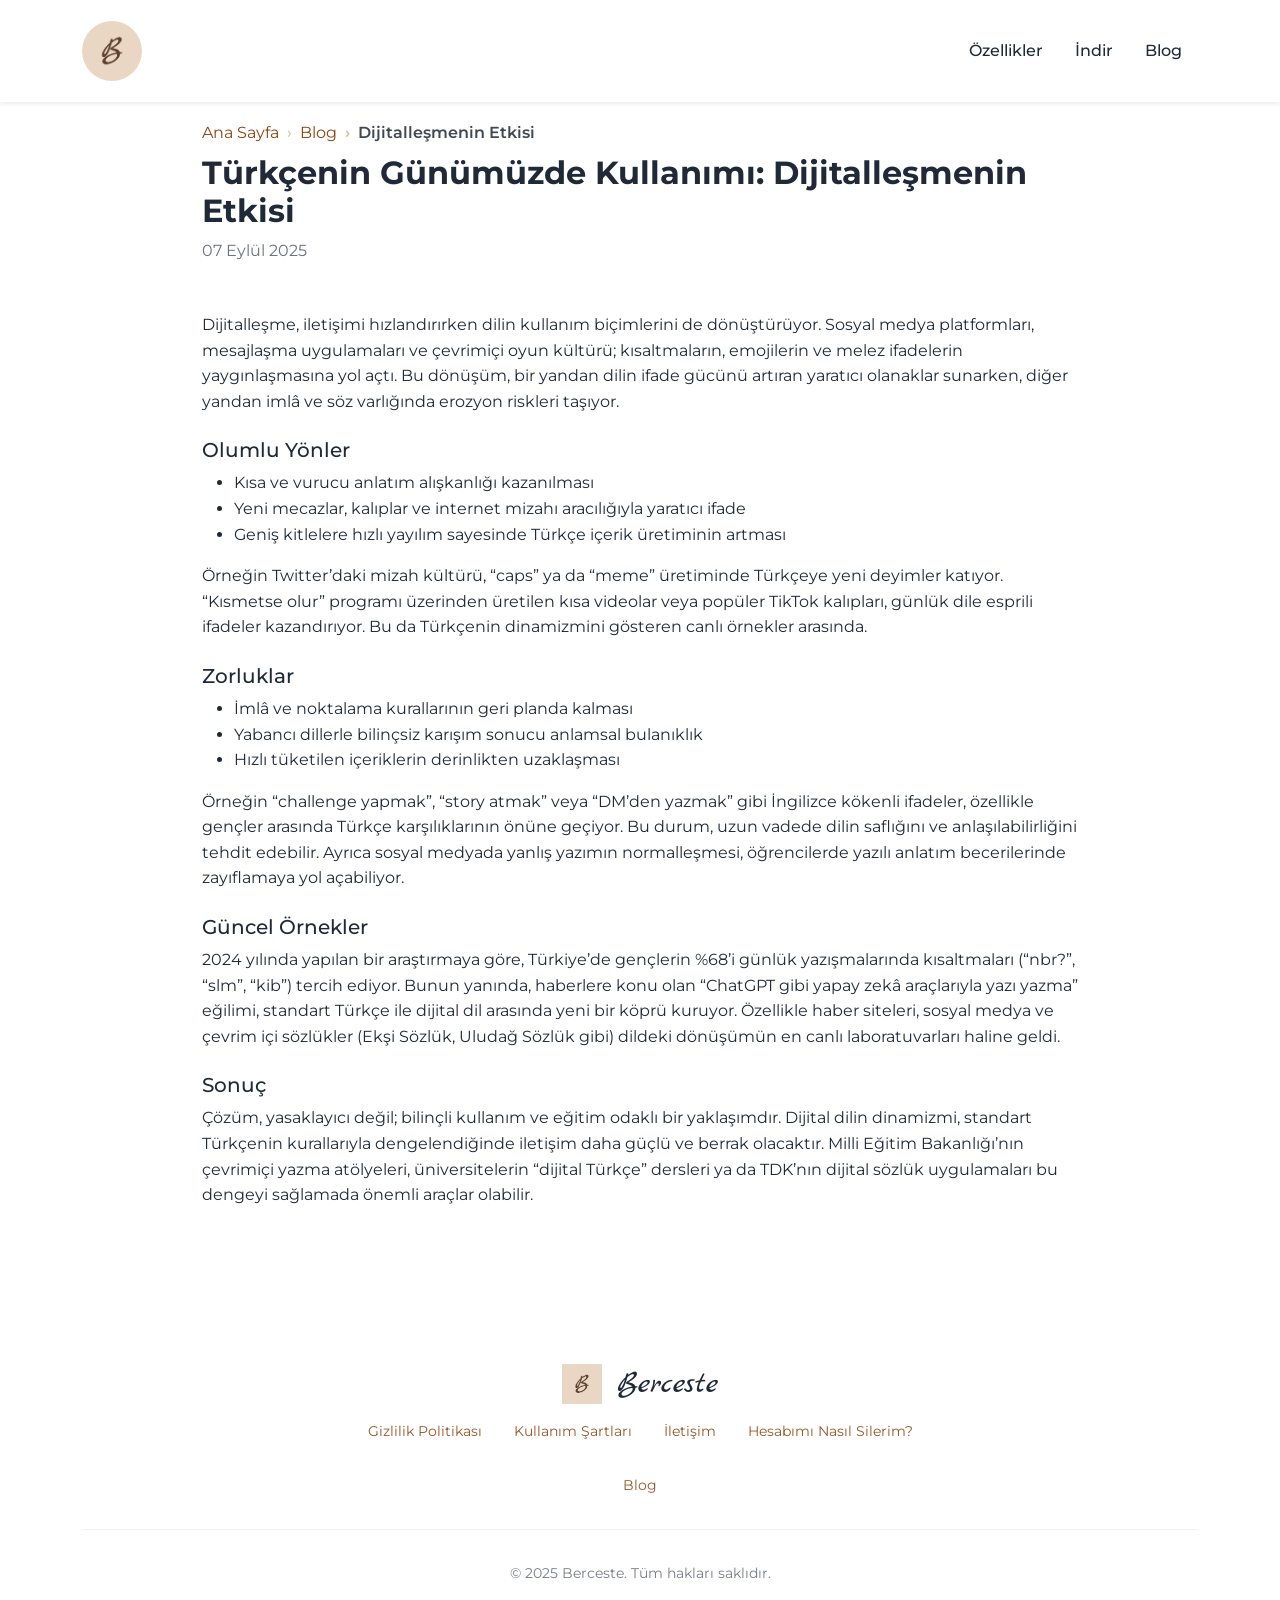
<file: pages/blog-yazilari/turkcenin-gunumuzde-kullanimi-1.html>
<!DOCTYPE html>
<html lang="tr">
<head>
  <meta charset="UTF-8">
  <meta name="viewport" content="width=device-width, initial-scale=1.0">
  <title>Türkçenin Günümüzde Kullanımı: Dijitalleşmenin Etkisi - Berceste</title>
  <link href="https://cdn.jsdelivr.net/npm/bootstrap@5.3.2/dist/css/bootstrap.min.css" rel="stylesheet">
  <link rel="icon" type="image/png" href="../../public/images/bfavicon.png">
  <link rel="shortcut icon" type="image/png" href="../../public/images/bfavicon.png">
  <link rel="preconnect" href="https://fonts.googleapis.com">
  <link rel="preconnect" href="https://fonts.gstatic.com" crossorigin>
  <link href="https://fonts.googleapis.com/css2?family=Montserrat:wght@300;400;500;600;700;800&display=swap" rel="stylesheet">
  <link href="https://fonts.googleapis.com/css2?family=Marck+Script&display=swap" rel="stylesheet">
  <link rel="stylesheet" href="https://cdnjs.cloudflare.com/ajax/libs/font-awesome/6.4.0/css/all.min.css">
  <link rel="stylesheet" href="../../styles.css">
  <style>
    .post { max-width: 900px; margin: 0 auto; }
    .post h1 { font-size: 2rem; }
    .post time { color: var(--text-light); }
  </style>
</head>
<body>
  <nav class="navbar navbar-expand-lg navbar-light bg-white fixed-top shadow-sm">
    <div class="container">
      <a class="navbar-brand" href="../../index.html">
        <img src="../../public/images/berceste_logo.png" alt="Berceste Logo" class="navbar-logo">
      </a>
      <button class="navbar-toggler border-0" type="button" data-bs-toggle="collapse" data-bs-target="#navbarNav">
        <span class="navbar-toggler-icon"></span>
      </button>
      <div class="collapse navbar-collapse" id="navbarNav">
        <ul class="navbar-nav ms-auto">
          <li class="nav-item"><a class="nav-link" href="../../index.html#features">Özellikler</a></li>
          <li class="nav-item"><a class="nav-link" href="../../index.html#download">İndir</a></li>
          <li class="nav-item"><a class="nav-link" href="../blog.html">Blog</a></li>
        </ul>
      </div>
    </div>
  </nav>

  <header class="py-5" style="padding-top:120px !important; background: var(--background-white);">
    <div class="container post">
      <nav aria-label="breadcrumb" class="mb-2">
        <ol class="breadcrumb">
          <li class="breadcrumb-item"><a href="../../index.html">Ana Sayfa</a></li>
          <li class="breadcrumb-item"><a href="../blog.html">Blog</a></li>
          <li class="breadcrumb-item active" aria-current="page">Dijitalleşmenin Etkisi</li>
        </ol>
      </nav>
      <h1 class="fw-bold mb-2">Türkçenin Günümüzde Kullanımı: Dijitalleşmenin Etkisi</h1>
      <time datetime="2025-09-07">07 Eylül 2025</time>
    </div>
  </header>

  <main class="container post" style="padding-bottom:80px;">
    <p>Dijitalleşme, iletişimi hızlandırırken dilin kullanım biçimlerini de dönüştürüyor. Sosyal medya platformları, mesajlaşma uygulamaları ve çevrimiçi oyun kültürü; kısaltmaların, emojilerin ve melez ifadelerin yaygınlaşmasına yol açtı. Bu dönüşüm, bir yandan dilin ifade gücünü artıran yaratıcı olanaklar sunarken, diğer yandan imlâ ve söz varlığında erozyon riskleri taşıyor.</p>
    
    <h2 class="h5 mt-4">Olumlu Yönler</h2>
    <ul>
      <li>Kısa ve vurucu anlatım alışkanlığı kazanılması</li>
      <li>Yeni mecazlar, kalıplar ve internet mizahı aracılığıyla yaratıcı ifade</li>
      <li>Geniş kitlelere hızlı yayılım sayesinde Türkçe içerik üretiminin artması</li>
    </ul>
    <p>Örneğin Twitter’daki mizah kültürü, “caps” ya da “meme” üretiminde Türkçeye yeni deyimler katıyor. “Kısmetse olur” programı üzerinden üretilen kısa videolar veya popüler TikTok kalıpları, günlük dile esprili ifadeler kazandırıyor. Bu da Türkçenin dinamizmini gösteren canlı örnekler arasında.</p>
    
    <h2 class="h5 mt-4">Zorluklar</h2>
    <ul>
      <li>İmlâ ve noktalama kurallarının geri planda kalması</li>
      <li>Yabancı dillerle bilinçsiz karışım sonucu anlamsal bulanıklık</li>
      <li>Hızlı tüketilen içeriklerin derinlikten uzaklaşması</li>
    </ul>
    <p>Örneğin “challenge yapmak”, “story atmak” veya “DM’den yazmak” gibi İngilizce kökenli ifadeler, özellikle gençler arasında Türkçe karşılıklarının önüne geçiyor. Bu durum, uzun vadede dilin saflığını ve anlaşılabilirliğini tehdit edebilir. Ayrıca sosyal medyada yanlış yazımın normalleşmesi, öğrencilerde yazılı anlatım becerilerinde zayıflamaya yol açabiliyor.</p>
    
    <h2 class="h5 mt-4">Güncel Örnekler</h2>
    <p>2024 yılında yapılan bir araştırmaya göre, Türkiye’de gençlerin %68’i günlük yazışmalarında kısaltmaları (“nbr?”, “slm”, “kib”) tercih ediyor. Bunun yanında, haberlere konu olan “ChatGPT gibi yapay zekâ araçlarıyla yazı yazma” eğilimi, standart Türkçe ile dijital dil arasında yeni bir köprü kuruyor. Özellikle haber siteleri, sosyal medya ve çevrim içi sözlükler (Ekşi Sözlük, Uludağ Sözlük gibi) dildeki dönüşümün en canlı laboratuvarları haline geldi.</p>
    
    <h2 class="h5 mt-4">Sonuç</h2>
    <p>Çözüm, yasaklayıcı değil; bilinçli kullanım ve eğitim odaklı bir yaklaşımdır. Dijital dilin dinamizmi, standart Türkçenin kurallarıyla dengelendiğinde iletişim daha güçlü ve berrak olacaktır. Milli Eğitim Bakanlığı’nın çevrimiçi yazma atölyeleri, üniversitelerin “dijital Türkçe” dersleri ya da TDK’nın dijital sözlük uygulamaları bu dengeyi sağlamada önemli araçlar olabilir.</p>
  </main>
  
  <footer class="footer">
    <div class="container">
      <div class="row">
        <div class="col-12 text-center">
          <div class="footer-content">
            <div class="footer-brand-container">
              <img src="../../public/images/berceste_logo.png" alt="Berceste Logo" class="footer-logo">
              <h3 class="footer-brand">Berceste</h3>
            </div>
            <div class="footer-links">
              <a href="../gizlilik-politikasi.html" class="footer-link">Gizlilik Politikası</a>
              <a href="../kullanim-sartlari.html" class="footer-link">Kullanım Şartları</a>
              <a href="../iletisim.html" class="footer-link">İletişim</a>
              <a href="../hesap-silme.html" class="footer-link">Hesabımı Nasıl Silerim?</a>
            </div>
            <div class="footer-links">
              <a href="../blog.html" class="footer-link">Blog</a>
            </div>
            <div class="footer-copyright">
              <p>&copy; 2025 Berceste. Tüm hakları saklıdır.</p>
            </div>
          </div>
        </div>
      </div>
    </div>
  </footer>

  <script src="https://cdn.jsdelivr.net/npm/bootstrap@5.3.2/dist/js/bootstrap.bundle.min.js"></script>
</body>
</html>
</file>
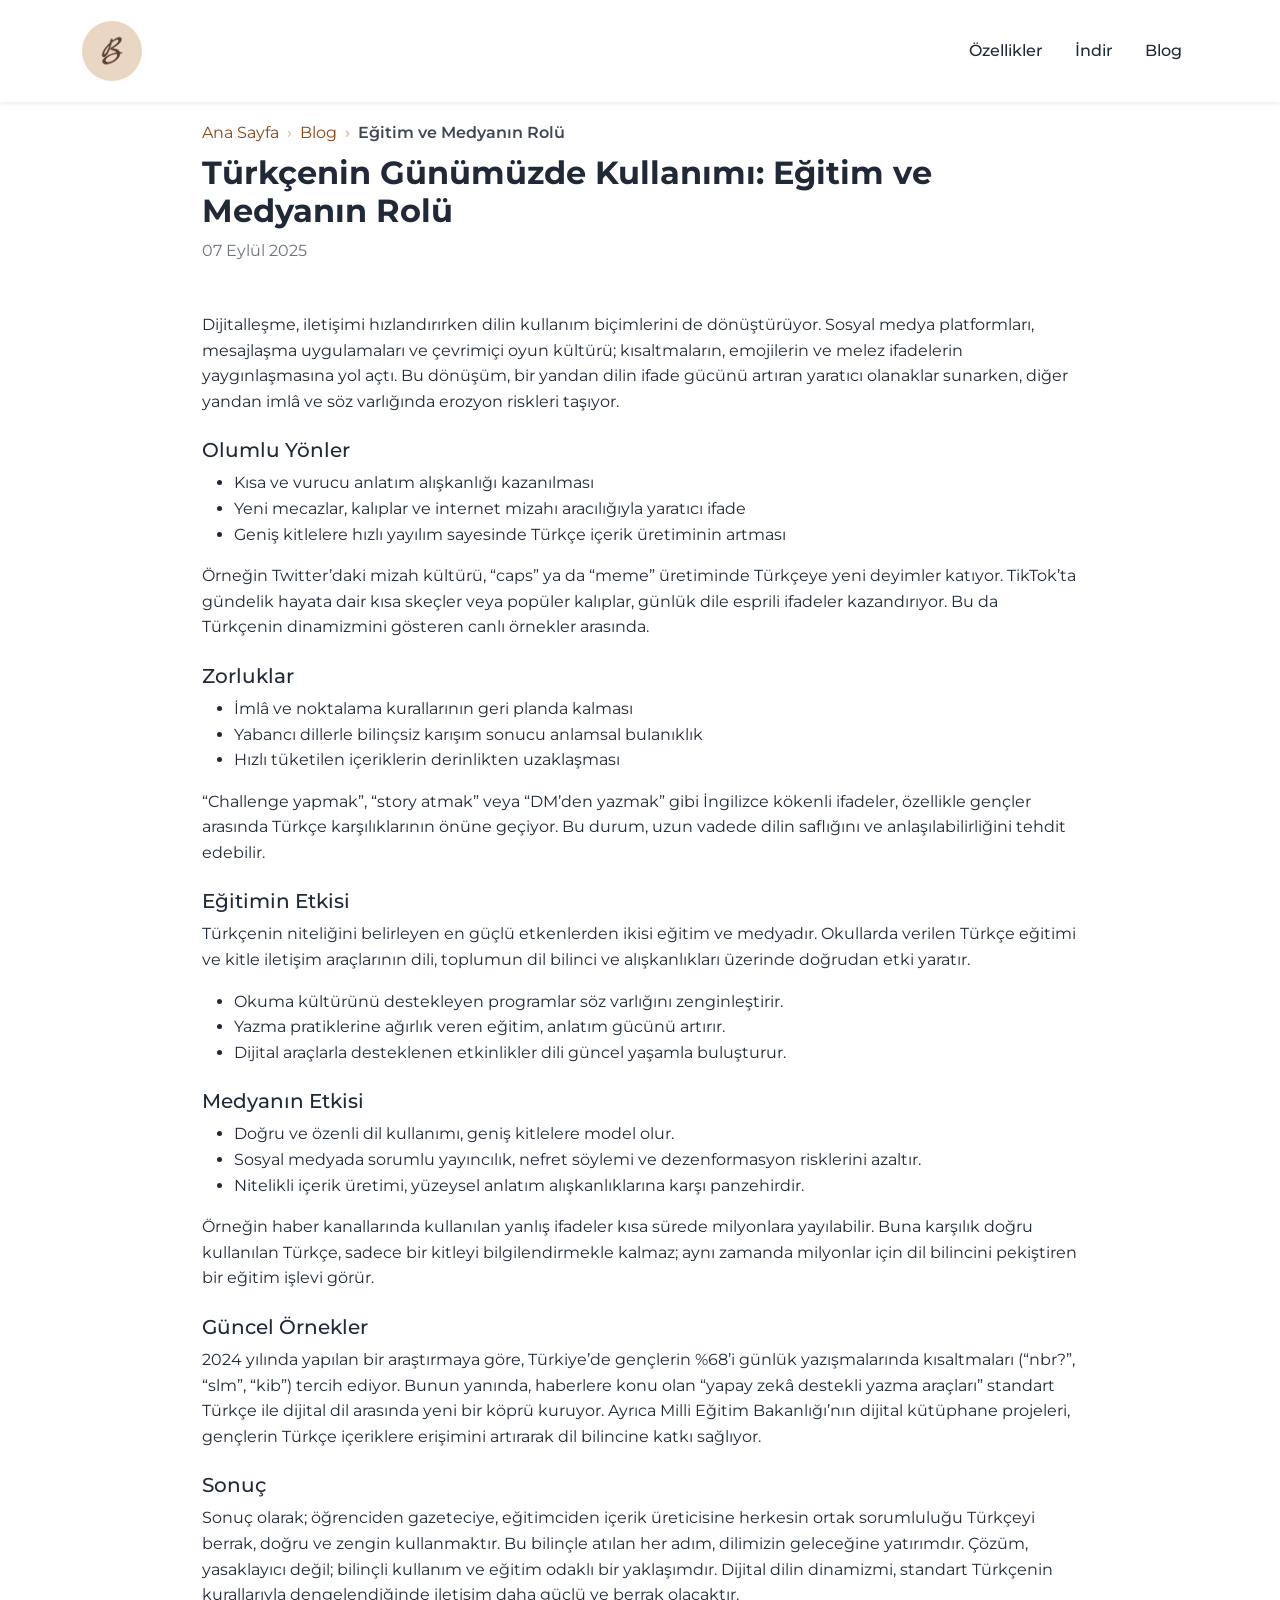
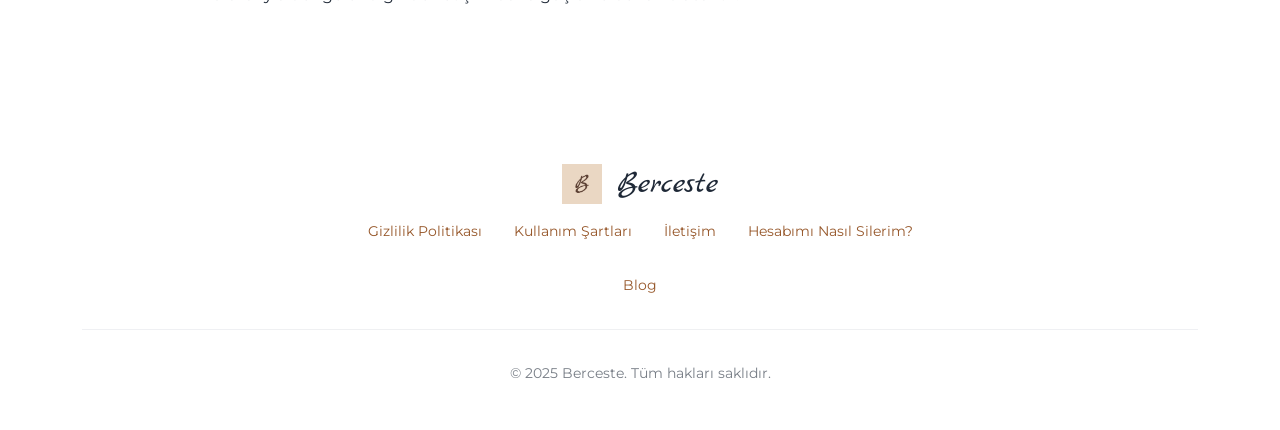
<file: pages/blog-yazilari/turkcenin-gunumuzde-kullanimi-2.html>
<!DOCTYPE html>
<html lang="tr">
<head>
  <meta charset="UTF-8">
  <meta name="viewport" content="width=device-width, initial-scale=1.0">
  <title>Türkçenin Günümüzde Kullanımı: Eğitim ve Medyanın Rolü - Berceste</title>
  <link href="https://cdn.jsdelivr.net/npm/bootstrap@5.3.2/dist/css/bootstrap.min.css" rel="stylesheet">
  <link rel="icon" type="image/png" href="../../public/images/bfavicon.png">
  <link rel="shortcut icon" type="image/png" href="../../public/images/bfavicon.png">
  <link rel="preconnect" href="https://fonts.googleapis.com">
  <link rel="preconnect" href="https://fonts.gstatic.com" crossorigin>
  <link href="https://fonts.googleapis.com/css2?family=Montserrat:wght@300;400;500;600;700;800&display=swap" rel="stylesheet">
  <link href="https://fonts.googleapis.com/css2?family=Marck+Script&display=swap" rel="stylesheet">
  <link rel="stylesheet" href="https://cdnjs.cloudflare.com/ajax/libs/font-awesome/6.4.0/css/all.min.css">
  <link rel="stylesheet" href="../../styles.css">
  <style>
    .post { max-width: 900px; margin: 0 auto; }
    .post h1 { font-size: 2rem; }
    .post time { color: var(--text-light); }
  </style>
</head>
<body>
  <nav class="navbar navbar-expand-lg navbar-light bg-white fixed-top shadow-sm">
    <div class="container">
      <a class="navbar-brand" href="../../index.html">
        <img src="../../public/images/berceste_logo.png" alt="Berceste Logo" class="navbar-logo">
      </a>
      <button class="navbar-toggler border-0" type="button" data-bs-toggle="collapse" data-bs-target="#navbarNav">
        <span class="navbar-toggler-icon"></span>
      </button>
      <div class="collapse navbar-collapse" id="navbarNav">
        <ul class="navbar-nav ms-auto">
          <li class="nav-item"><a class="nav-link" href="../../index.html#features">Özellikler</a></li>
          <li class="nav-item"><a class="nav-link" href="../../index.html#download">İndir</a></li>
          <li class="nav-item"><a class="nav-link" href="../blog.html">Blog</a></li>
        </ul>
      </div>
    </div>
  </nav>

  <header class="py-5" style="padding-top:120px !important; background: var(--background-white);">
    <div class="container post">
      <nav aria-label="breadcrumb" class="mb-2">
        <ol class="breadcrumb">
          <li class="breadcrumb-item"><a href="../../index.html">Ana Sayfa</a></li>
          <li class="breadcrumb-item"><a href="../blog.html">Blog</a></li>
          <li class="breadcrumb-item active" aria-current="page">Eğitim ve Medyanın Rolü</li>
        </ol>
      </nav>
      <h1 class="fw-bold mb-2">Türkçenin Günümüzde Kullanımı: Eğitim ve Medyanın Rolü</h1>
      <time datetime="2025-09-07">07 Eylül 2025</time>
    </div>
  </header>

  <main class="container post" style="padding-bottom:80px;">
    <p>Dijitalleşme, iletişimi hızlandırırken dilin kullanım biçimlerini de dönüştürüyor. Sosyal medya platformları, mesajlaşma uygulamaları ve çevrimiçi oyun kültürü; kısaltmaların, emojilerin ve melez ifadelerin yaygınlaşmasına yol açtı. Bu dönüşüm, bir yandan dilin ifade gücünü artıran yaratıcı olanaklar sunarken, diğer yandan imlâ ve söz varlığında erozyon riskleri taşıyor.</p>
    
    <h2 class="h5 mt-4">Olumlu Yönler</h2>
    <ul>
      <li>Kısa ve vurucu anlatım alışkanlığı kazanılması</li>
      <li>Yeni mecazlar, kalıplar ve internet mizahı aracılığıyla yaratıcı ifade</li>
      <li>Geniş kitlelere hızlı yayılım sayesinde Türkçe içerik üretiminin artması</li>
    </ul>
    <p>Örneğin Twitter’daki mizah kültürü, “caps” ya da “meme” üretiminde Türkçeye yeni deyimler katıyor. TikTok’ta gündelik hayata dair kısa skeçler veya popüler kalıplar, günlük dile esprili ifadeler kazandırıyor. Bu da Türkçenin dinamizmini gösteren canlı örnekler arasında.</p>
    
    <h2 class="h5 mt-4">Zorluklar</h2>
    <ul>
      <li>İmlâ ve noktalama kurallarının geri planda kalması</li>
      <li>Yabancı dillerle bilinçsiz karışım sonucu anlamsal bulanıklık</li>
      <li>Hızlı tüketilen içeriklerin derinlikten uzaklaşması</li>
    </ul>
    <p>“Challenge yapmak”, “story atmak” veya “DM’den yazmak” gibi İngilizce kökenli ifadeler, özellikle gençler arasında Türkçe karşılıklarının önüne geçiyor. Bu durum, uzun vadede dilin saflığını ve anlaşılabilirliğini tehdit edebilir.</p>
    
    <h2 class="h5 mt-4">Eğitimin Etkisi</h2>
    <p>Türkçenin niteliğini belirleyen en güçlü etkenlerden ikisi eğitim ve medyadır. Okullarda verilen Türkçe eğitimi ve kitle iletişim araçlarının dili, toplumun dil bilinci ve alışkanlıkları üzerinde doğrudan etki yaratır.</p>
    <ul>
      <li>Okuma kültürünü destekleyen programlar söz varlığını zenginleştirir.</li>
      <li>Yazma pratiklerine ağırlık veren eğitim, anlatım gücünü artırır.</li>
      <li>Dijital araçlarla desteklenen etkinlikler dili güncel yaşamla buluşturur.</li>
    </ul>
    
    <h2 class="h5 mt-4">Medyanın Etkisi</h2>
    <ul>
      <li>Doğru ve özenli dil kullanımı, geniş kitlelere model olur.</li>
      <li>Sosyal medyada sorumlu yayıncılık, nefret söylemi ve dezenformasyon risklerini azaltır.</li>
      <li>Nitelikli içerik üretimi, yüzeysel anlatım alışkanlıklarına karşı panzehirdir.</li>
    </ul>
    <p>Örneğin haber kanallarında kullanılan yanlış ifadeler kısa sürede milyonlara yayılabilir. Buna karşılık doğru kullanılan Türkçe, sadece bir kitleyi bilgilendirmekle kalmaz; aynı zamanda milyonlar için dil bilincini pekiştiren bir eğitim işlevi görür.</p>
    
    <h2 class="h5 mt-4">Güncel Örnekler</h2>
    <p>2024 yılında yapılan bir araştırmaya göre, Türkiye’de gençlerin %68’i günlük yazışmalarında kısaltmaları (“nbr?”, “slm”, “kib”) tercih ediyor. Bunun yanında, haberlere konu olan “yapay zekâ destekli yazma araçları” standart Türkçe ile dijital dil arasında yeni bir köprü kuruyor. Ayrıca Milli Eğitim Bakanlığı’nın dijital kütüphane projeleri, gençlerin Türkçe içeriklere erişimini artırarak dil bilincine katkı sağlıyor.</p>
    
    <h2 class="h5 mt-4">Sonuç</h2>
    <p>Sonuç olarak; öğrenciden gazeteciye, eğitimciden içerik üreticisine herkesin ortak sorumluluğu Türkçeyi berrak, doğru ve zengin kullanmaktır. Bu bilinçle atılan her adım, dilimizin geleceğine yatırımdır. Çözüm, yasaklayıcı değil; bilinçli kullanım ve eğitim odaklı bir yaklaşımdır. Dijital dilin dinamizmi, standart Türkçenin kurallarıyla dengelendiğinde iletişim daha güçlü ve berrak olacaktır.</p>
  </main>
  

  <footer class="footer">
    <div class="container">
      <div class="row">
        <div class="col-12 text-center">
          <div class="footer-content">
            <div class="footer-brand-container">
              <img src="../../public/images/berceste_logo.png" alt="Berceste Logo" class="footer-logo">
              <h3 class="footer-brand">Berceste</h3>
            </div>
            <div class="footer-links">
              <a href="../gizlilik-politikasi.html" class="footer-link">Gizlilik Politikası</a>
              <a href="../kullanim-sartlari.html" class="footer-link">Kullanım Şartları</a>
              <a href="../iletisim.html" class="footer-link">İletişim</a>
              <a href="../hesap-silme.html" class="footer-link">Hesabımı Nasıl Silerim?</a>
            </div>
            <div class="footer-links">
              <a href="../blog.html" class="footer-link">Blog</a>
            </div>
            <div class="footer-copyright">
              <p>&copy; 2025 Berceste. Tüm hakları saklıdır.</p>
            </div>
          </div>
        </div>
      </div>
    </div>
  </footer>

  <script src="https://cdn.jsdelivr.net/npm/bootstrap@5.3.2/dist/js/bootstrap.bundle.min.js"></script>
</body>
</html>
</file>
<file: styles.css>
:root {
    --primary-color: #8B4513;
    --primary-dark: #6D4C41;
    --secondary-color: #D2B48C;
    --accent-color: #8B4513;
    --text-dark: #1f2937;
    --text-light: #6b7280;
    --background-light: #FFFDD0;
    --background-white: #ffffff;
    --border-color: #e5e7eb;
    --shadow-light: 0 1px 3px 0 rgba(0, 0, 0, 0.1), 0 1px 2px 0 rgba(0, 0, 0, 0.06);
    --shadow-medium: 0 4px 6px -1px rgba(0, 0, 0, 0.1), 0 2px 4px -1px rgba(0, 0, 0, 0.06);
    --shadow-large: 0 10px 15px -3px rgba(0, 0, 0, 0.1), 0 4px 6px -2px rgba(0, 0, 0, 0.05);
}

/* Mobile adjustments to keep hero title fully visible */
@media (max-width: 576px) {
    /* Improve download phone image quality on mobile */
    .download-visual { padding: 8px 0; }
    .download-phone-image {
        width: auto;
        max-width: 90vw;
        height: auto;
        max-height: 420px;
        object-fit: contain;
        image-rendering: -webkit-optimize-contrast;
        image-rendering: crisp-edges;
    }
    .hero-section {
        padding-top: 130px; /* extra space for fixed navbar and safe areas */
        overflow: visible;  /* prevent clipping of large title */
    }
    .hero-title { margin-top: 0; }
}

/* Cookie Consent */
.cookie-consent {
    position: fixed;
    left: 16px;
    bottom: 16px;
    max-width: 360px;
    background: var(--background-white);
    border: 1px solid var(--border-color);
    border-radius: 12px;
    box-shadow: var(--shadow-large);
    padding: 16px;
    z-index: 1050; /* above navbar */
}

.cookie-consent h4 {
    font-size: 1rem;
    margin: 0 0 6px 0;
    color: var(--text-dark);
}

.cookie-consent p { 
    margin: 0 0 12px 0; 
    color: var(--text-light);
    font-size: 0.95rem;
}

.cookie-consent .cookie-actions {
    display: flex;
    gap: 8px;
    align-items: center;
    flex-wrap: wrap;
}

.cookie-consent .btn-accept {
    background: linear-gradient(135deg, var(--primary-color) 0%, var(--primary-dark) 100%);
    color: #fff;
    border: none;
    padding: 0.5rem 0.9rem;
    border-radius: 8px;
    font-weight: 600;
}

.cookie-consent .btn-accept:hover {
    opacity: 0.95;
}

.cookie-consent .link-cookie {
    color: var(--primary-color);
    text-decoration: none;
    font-weight: 500;
}

.cookie-consent .link-cookie:hover {
    color: var(--primary-dark);
    text-decoration: underline;
}

.cookie-consent .btn-close-cc {
    position: absolute;
    top: 8px;
    right: 8px;
    width: 28px;
    height: 28px;
    border-radius: 50%;
    border: 1px solid var(--border-color);
    background: #fff;
    display: inline-flex;
    align-items: center;
    justify-content: center;
    color: var(--text-light);
}

.cookie-consent .btn-close-cc:hover {
    color: var(--text-dark);
}

@media (max-width: 576px) {
    .cookie-consent {
        left: 12px;
        right: 12px;
        bottom: 12px;
        max-width: none;
    }
}

/* Cookie Preferences Modal */
.cc-overlay {
    position: fixed;
    inset: 0;
    background: rgba(0,0,0,0.45);
    backdrop-filter: blur(2px);
    z-index: 1100;
}

.cc-modal {
    position: fixed;
    left: 50%;
    top: 50%;
    transform: translate(-50%, -50%);
    width: 90%;
    max-width: 560px;
    background: var(--background-white);
    border: 1px solid var(--border-color);
    border-radius: 14px;
    box-shadow: var(--shadow-large);
    z-index: 1110;
}

.cc-modal .cc-header {
    display: flex;
    align-items: center;
    justify-content: space-between;
    padding: 14px 16px;
    border-bottom: 1px solid var(--border-color);
}

.cc-modal .cc-title {
    font-size: 1.1rem;
    font-weight: 700;
    color: var(--text-dark);
    margin: 0;
}

.cc-modal .cc-body {
    padding: 16px;
    color: var(--text-dark);
}

.cc-modal .cc-desc { color: var(--text-light); margin-bottom: 12px; }

.cc-modal .cc-row { 
    display: flex; 
    align-items: center; 
    justify-content: space-between; 
    padding: 10px 0; 
    border-bottom: 1px dashed var(--border-color);
}
.cc-modal .cc-row:last-child { border-bottom: none; }

.cc-modal .cc-actions {
    display: flex;
    flex-wrap: wrap;
    gap: 10px;
    padding: 12px 16px 16px;
    border-top: 1px solid var(--border-color);
}

.cc-btn { 
    border-radius: 10px; 
    padding: 0.55rem 0.95rem; 
    font-weight: 600; 
    border: 1px solid var(--border-color);
}
.cc-btn-primary { 
    background: linear-gradient(135deg, var(--primary-color), var(--primary-dark)); 
    color: #fff; border: none; 
}
.cc-btn-outline { background: #fff; color: var(--text-dark); }
.cc-close-x { background:#fff; border:1px solid var(--border-color); width:30px; height:30px; border-radius:50%; display:flex; align-items:center; justify-content:center; }

@media (max-width: 576px) {
  .cc-modal { width: calc(100% - 24px); }
}

* {
    margin: 0;
    padding: 0;
    box-sizing: border-box;
}

body {
    font-family: 'Montserrat', sans-serif;
    line-height: 1.6;
    color: var(--text-dark);
    background-color: var(--background-white);
    overflow-x: hidden;
}

/* Typography */
.brand-text {
    font-family: 'Marck Script', cursive;
    font-size: 2rem;
    color: var(--primary-color);
    font-weight: 400;
}

.brand-text-large {
    font-family: 'Marck Script', cursive;
    font-size: 4rem;
    color: var(--primary-color);
    font-weight: 400;
    line-height: 1.1;
}

.brand-text-small {
    font-family: 'Marck Script', cursive;
    font-size: 1.5rem;
    color: var(--background-white);
    font-weight: 400;
}

/* Navigation */
.navbar {
    padding: 1rem 0;
    backdrop-filter: blur(10px);
    background-color: rgba(255, 255, 255, 0.95) !important;
}

.navbar-brand {
    text-decoration: none;
}

.navbar-logo {
    height: 60px;
    width: auto;
    object-fit: contain;
    transition: transform 0.3s ease;
    border-radius:40px
}

.navbar-logo:hover {
    transform: scale(1.05);
}

.nav-link {
    font-weight: 500;
    color: var(--text-dark) !important;
    padding: 0.5rem 1rem !important;
    border-radius: 6px;
    transition: all 0.3s ease;
    position: relative;
}

.nav-link:hover {
    color: #ffffff !important;
    background-color: var(--primary-dark);
}

/* Navbar active/Focus states */
.navbar .nav-link.active,
.navbar .nav-link:focus,
.navbar .nav-link:active {
    color: #ffffff !important;
    background-color: var(--primary-dark);
}

/* Navbar underline/bottom indicator */
.navbar .nav-link::after {
    content: '';
    position: absolute;
    left: 10px;
    right: 10px;
    bottom: 6px;
    height: 2px;
    background: transparent;
    border-radius: 2px;
    transition: background 0.2s ease, opacity 0.2s ease;
}

.navbar .nav-link:hover::after,
.navbar .nav-link:focus::after {
    background: #ffffff;
    opacity: 0.9;
}

.navbar .nav-link.active::after {
    background: #ffffff;
    opacity: 1;
}

/* Mobile tap feedback */
@media (hover: none) {
  .navbar .nav-link:active {
    opacity: 0.9;
    transform: scale(0.98);
  }
}

/* Hero Section */
.hero-section {
    padding-top: 100px;
    background: var(--background-white);
    position: relative;
    overflow: hidden;
}

.hero-section::before {
    content: '';
    position: absolute;
    top: 0;
    left: 0;
    right: 0;
    bottom: 0;
    background-image: 
        radial-gradient(circle at 20% 20%, rgba(139, 69, 19, 0.1) 0%, transparent 50%),
        radial-gradient(circle at 80% 80%, rgba(210, 180, 140, 0.1) 0%, transparent 50%);
    pointer-events: none;
}

.hero-content {
    position: relative;
    z-index: 2;
}

.hero-title {
    margin-bottom: 1.5rem;
}

.hero-subtitle {
    font-size: 1.75rem;
    font-weight: 600;
    color: var(--text-dark);
    margin-bottom: 1rem;
}

.hero-description {
    font-size: 1.125rem;
    color: var(--text-light);
    margin-bottom: 2rem;
    line-height: 1.7;
}

.hero-buttons {
    margin-bottom: 3rem;
}

/* Hero download badges container styling */
.hero-buttons .download-badges {
    display: inline-flex;
    align-items: center;
    gap: 12px;
    padding: 12px 16px;
    border: 3px solid var(--primary-color);
    border-radius: 16px;
    background: var(--background-white);
    box-shadow: var(--shadow-large);
}

/* Ensure individual badges don't show inline borders */
.hero-buttons .download-badge {
    border: 0 !important;
    padding: 6px 8px;
    border-radius: 12px;
    transition: background 0.2s ease, transform 0.2s ease;
}

.hero-buttons .download-badge:hover {
    border-color: var(--primary-dark);
    transform: translateY(-1px);
}

.btn-primary {
    background: linear-gradient(135deg, var(--primary-color) 0%, var(--primary-dark) 100%);
    border: none;
    padding: 0.875rem 2rem;
    font-weight: 600;
    border-radius: 12px;
    box-shadow: var(--shadow-medium);
    transition: all 0.3s ease;
}

.btn-primary:hover {
    transform: translateY(-2px);
    box-shadow: var(--shadow-large);
    background: linear-gradient(135deg, var(--primary-color) 0%, var(--primary-dark) 100%);
}

.btn-outline-primary {
    border: 2px solid var(--primary-color);
    color: var(--primary-color);
    padding: 0.75rem 2rem;
    font-weight: 600;
    border-radius: 12px;
    transition: all 0.3s ease;
    background: transparent;
}

.btn-outline-primary:hover {
    background: var(--primary-color);
    border-color: var(--primary-color);
    transform: translateY(-2px);
    box-shadow: var(--shadow-medium);
}

.hero-stats {
    background: var(--background-white);
    padding: 2rem;
    border-radius: 16px;
    box-shadow: var(--shadow-light);
    border: 1px solid var(--border-color);
}

.stat-number {
    font-size: 2rem;
    font-weight: 700;
    color: var(--primary-color);
    margin-bottom: 0.5rem;
}

.stat-label {
    font-size: 0.875rem;
    color: var(--text-light);
    font-weight: 500;
}

/* Hero Image */
.hero-image {
    position: relative;
    display: flex;
    align-items: center;
    justify-content: center;
}

.hero-mockup-image {
height: 800px;
width: 1800px;
    transition: all 0.6s cubic-bezier(0.4, 0, 0.2, 1);
    filter: drop-shadow(0 20px 40px rgba(0, 0, 0, 0.15));
    transform-origin: center;
}

.hero-mockup-image:hover {
    transform: scale(1.1) translateY(-5px);
    filter: drop-shadow(0 25px 50px rgba(0, 0, 0, 0.2));
}

.daily-word-card {
    background: linear-gradient(135deg, var(--primary-color), var(--primary-dark));
    color: white;
    padding: 30px 20px;
    border-radius: 20px;
    text-align: center;
    box-shadow: 0 10px 20px rgba(139, 69, 19, 0.3);
}

.word-date {
    font-size: 0.875rem;
    opacity: 0.9;
    margin-bottom: 15px;
}

.word-title {
    font-family: 'Marck Script', cursive;
    font-size: 2.5rem;
    margin-bottom: 10px;
    line-height: 1.2;
}

.word-meaning {
    font-size: 1.125rem;
    font-weight: 500;
    margin-bottom: 10px;
}

.word-origin {
    font-size: 0.875rem;
    opacity: 0.8;
    margin-bottom: 20px;
}

.word-example {
    font-style: italic;
    font-size: 0.875rem;
    opacity: 0.9;
    line-height: 1.5;
}

/* Features Section */
.features-section {
    padding: 120px 0;
    background: var(--background-white);
}

.section-title {
    font-size: 2.75rem;
    font-weight: 700;
    color: var(--text-dark);
    margin-bottom: 1rem;
    text-align: center;
}

.section-subtitle {
    font-size: 1.25rem;
    color: var(--text-light);
    text-align: center;
    max-width: 600px;
    margin: 0 auto;
}

.feature-card {
    background: var(--background-white);
    padding: 3rem 2rem;
    border-radius: 20px;
    text-align: center;
    box-shadow: var(--shadow-light);
    border: 1px solid var(--border-color);
    transition: all 0.3s ease;
    height: 100%;
}

.feature-card:hover {
    transform: translateY(-8px);
    box-shadow: var(--shadow-large);
    border-color: var(--primary-color);
}

.feature-icon {
    width: 80px;
    height: 80px;
    background: linear-gradient(135deg, var(--primary-color), var(--primary-dark));
    color: white;
    border-radius: 20px;
    display: flex;
    align-items: center;
    justify-content: center;
    margin: 0 auto 2rem;
    font-size: 2rem;
    box-shadow: 0 10px 20px rgba(139, 69, 19, 0.3);
}

.feature-title {
    font-size: 1.5rem;
    font-weight: 600;
    color: var(--text-dark);
    margin-bottom: 1rem;
}

.feature-description {
    color: var(--text-light);
    line-height: 1.7;
    font-size: 1rem;
}

/* CTA Section */
.cta-section {
    padding: 120px 0;
    background: var(--background-white);
    color: var(--text-dark);
    text-align: center;
}

.cta-title {
    font-size: 2.5rem;
    font-weight: 700;
    margin-bottom: 1.5rem;
    line-height: 1.2;
}

.cta-description {
    font-size: 1.25rem;
    opacity: 0.9;
    margin-bottom: 2.5rem;
    max-width: 600px;
    margin-left: auto;
    margin-right: auto;
}

.cta-buttons .btn-primary {
    background: linear-gradient(135deg, var(--primary-color) 0%, var(--primary-dark) 100%);
    color: white;
    border: none;
    font-weight: 600;
}

.cta-buttons .btn-primary:hover {
    background: linear-gradient(135deg, var(--primary-color) 0%, var(--primary-dark) 100%);
    color: white;
}

/* Download Section */
.download-section {
    padding: 120px 0;
    background: var(--background-white);
}

.download-title {
    font-size: 2.5rem;
    font-weight: 700;
    color: var(--text-dark);
    margin-bottom: 1.5rem;
}

.download-description {
    font-size: 1.125rem;
    color: var(--text-light);
    margin-bottom: 2.5rem;
    line-height: 1.7;
}

.download-badges {
    display: flex;
    gap: 1rem;
    margin-bottom: 2rem;
}

.store-badge {
    height: 60px;
    transition: transform 0.3s ease;
}

.store-badge:hover {
    transform: scale(1.05);
}

.download-stats .stat {
    text-align: center;
}

.download-stats .stat-number {
    font-size: 1.75rem;
    font-weight: 700;
    color: var(--primary-color);
    margin-bottom: 0.5rem;
}

.download-stats .stat-label {
    font-size: 0.875rem;
    color: var(--text-light);
    font-weight: 500;
}

/* Download Phone Image */
.download-phone-image {
    height: 100%;
    width: 100%;
    transition: all 0.6s cubic-bezier(0.4, 0, 0.2, 1);
    filter: drop-shadow(0 20px 40px rgba(0, 0, 0, 0.15));
    transform-origin: center;
}

.download-phone-image:hover {
    transform: scale(1.05) translateY(-5px);
    filter: drop-shadow(0 25px 50px rgba(0, 0, 0, 0.2));
}

/* Footer */
.footer {
    padding: 60px 0 30px;
    background: var(--background-white);
    color: var(--text-dark);
    text-align: center;
}

.footer-brand-container {
    display: flex;
    align-items: center;
    justify-content: center;
    gap: 15px;
    margin-bottom: 1rem;
}

.footer-logo {
    width: 40px;
    height: 40px;
    object-fit: contain;
}

.footer-brand {
    font-family: 'Marck Script', cursive;
    font-size: 2rem;
    color: var(--text-dark);
    margin-bottom: 0;
}

.footer-description {
    font-size: 1rem;
    opacity: 0.8;
    margin-bottom: 2rem;
    max-width: 500px;
    margin-left: auto;
    margin-right: auto;
}

.footer-links {
    display: flex;
    justify-content: center;
    gap: 2rem;
    margin-bottom: 2rem;
}

.footer-link {
    color: var(--primary-color);
    text-decoration: none;
    font-size: 0.875rem;
    opacity: 0.9;
    transition: color 0.3s ease, opacity 0.3s ease;
}

.footer-link:hover {
    opacity: 1;
    color: var(--primary-dark);
}

.footer-copyright {
    opacity: 0.6;
    font-size: 0.875rem;
    border-top: 1px solid var(--border-color);
    padding-top: 2rem;
}

/* Breadcrumb (theme colors) */
.breadcrumb {
    --bs-breadcrumb-divider: '›';
    background: transparent;
    padding: 0;
    margin-bottom: 0.5rem;
}

.breadcrumb .breadcrumb-item + .breadcrumb-item::before {
    color: var(--secondary-color);
}

.breadcrumb .breadcrumb-item a {
    color: var(--primary-color);
    text-decoration: none;
}

.breadcrumb .breadcrumb-item a:hover {
    color: var(--primary-dark);
    text-decoration: underline;
}

.breadcrumb .breadcrumb-item.active {
    color: var(--text-dark);
    opacity: 0.85;
    font-weight: 600;
}

/* Blog page link theming */
.blog-card h2 a {
    color: var(--text-dark);
}

.blog-card h2 a:hover {
    color: var(--primary-color);
    text-decoration: none;
}

.legal-item {
    padding: 16px 0;
    border-bottom: 1px solid var(--border-color);
    /* ensure consistent left alignment */
    display: grid !important;
    grid-template-columns: 56px 1fr;
    column-gap: 12px; /* close to Bootstrap gap-3 (1rem) */
    align-items: start;
}

/* When no icon is desired on a legal row */
.legal-item.no-icon {
    grid-template-columns: 1fr;
}

/* Responsive Design */
@media (max-width: 768px) {
    .brand-text-large {
        font-size: 3rem;
    }
    
    .hero-subtitle {
        font-size: 1.5rem;
    }
    
    .hero-description {
        font-size: 1rem;
    }
    
    .section-title {
        font-size: 2.25rem;
    }
    
    .cta-title {
        font-size: 2rem;
    }
    
    .download-title {
        font-size: 2rem;
    }
    
    .hero-buttons {
        display: flex;
        flex-direction: column;
        gap: 1rem;
        align-items: center;
    }
    
    .download-badges {
        justify-content: center;
        flex-wrap: wrap;
    }
    
    .footer-links {
        flex-direction: column;
        gap: 1rem;
    }
    
    .hero-mockup-image {
        max-height: 600px;
    }
    
    .floating-phones {
        height: 300px;
    }
    
    .download-phone-image {
        max-height: 350px;
    }
}

@media (max-width: 576px) {
    .hero-section {
        padding-top: 180px;
    }
    
    .features-section,
    .screenshots-section,
    .download-section {
        padding: 80px 0;
    }
    
    .cta-section {
        padding: 80px 0;
    }
    
    .feature-card {
        padding: 2rem 1.5rem;
    }
    
    .hero-stats {
        padding: 1.5rem;
    }
    
    .stat-number {
        font-size: 1.5rem;
    }
}

/* Smooth scrolling */
html {
    scroll-behavior: smooth;
}

/* Selection styles */
::selection {
    background: var(--primary-color);
    color: white;
}

::-moz-selection {
    background: var(--primary-color);
    color: white;
}
</file>
